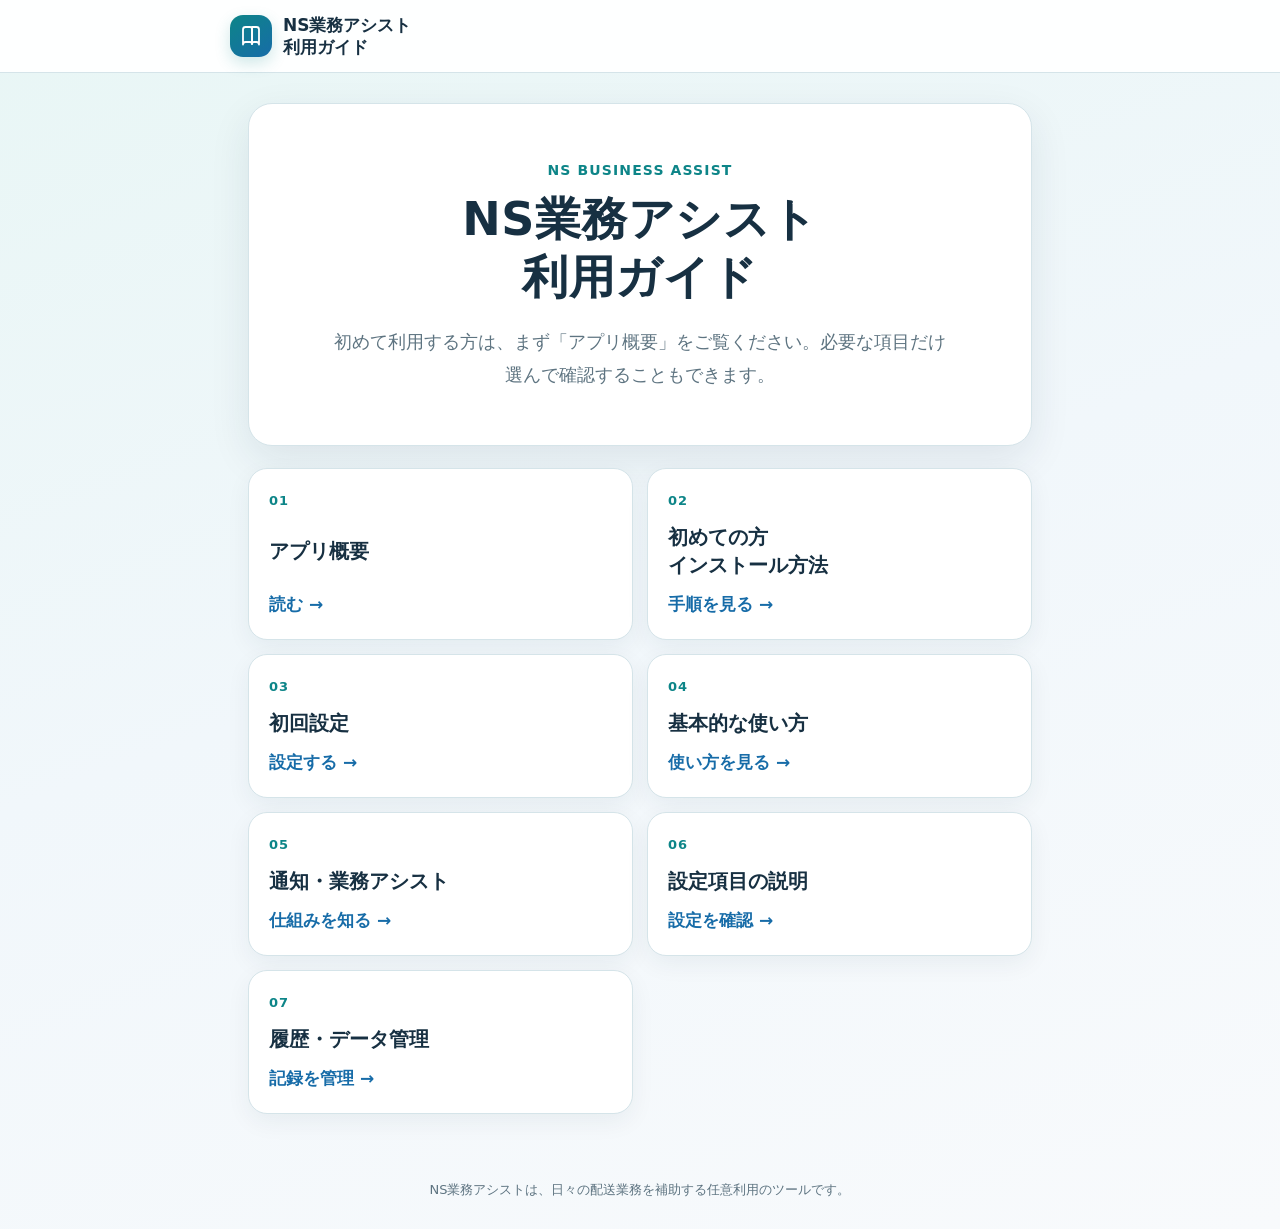
<file: index.html>
<!doctype html><html lang="ja"><head>
<meta charset="utf-8"><meta name="viewport" content="width=device-width,initial-scale=1,viewport-fit=cover"><meta name="theme-color" content="#0d8588"><meta name="robots" content="noindex,nofollow,noarchive"><meta name="referrer" content="no-referrer">
<title>NS業務アシスト 利用ガイド</title><link rel="stylesheet" href="styles.css"></head><body>
<header class="site-header"><div class="header-inner"><a class="brand" href="index.html"><span class="brand-mark" aria-hidden="true"><svg viewBox="0 0 24 24"><path d="M4 5.5A2.5 2.5 0 0 1 6.5 3H11a2 2 0 0 1 2 2v15a2 2 0 0 0-2-2H6.5A2.5 2.5 0 0 0 4 20.5z"/><path d="M20 5.5A2.5 2.5 0 0 0 17.5 3H13v17a2 2 0 0 1 2-2h2.5a2.5 2.5 0 0 1 2.5 2.5z"/></svg></span><span>NS業務アシスト<br>利用ガイド</span></a></div></header>
<main><section class="hero"><p class="eyebrow">NS BUSINESS ASSIST</p><h1>NS業務アシスト<br>利用ガイド</h1><p class="lead">初めて利用する方は、まず「アプリ概要」をご覧ください。必要な項目だけ選んで確認することもできます。</p></section>
<nav class="guide-grid" aria-label="利用ガイドの目次">
<a class="guide-card" href="overview.html"><span class="card-no">01</span><span class="card-title">アプリ概要</span><span class="card-arrow">読む →</span></a>
<a class="guide-card" href="install.html"><span class="card-no">02</span><span class="card-title">初めての方<br>インストール方法</span><span class="card-arrow">手順を見る →</span></a>
<a class="guide-card" href="setup.html"><span class="card-no">03</span><span class="card-title">初回設定</span><span class="card-arrow">設定する →</span></a>
<a class="guide-card" href="basic.html"><span class="card-no">04</span><span class="card-title">基本的な使い方</span><span class="card-arrow">使い方を見る →</span></a>
<a class="guide-card" href="notifications.html"><span class="card-no">05</span><span class="card-title">通知・業務アシスト</span><span class="card-arrow">仕組みを知る →</span></a>
<a class="guide-card" href="settings.html"><span class="card-no">06</span><span class="card-title">設定項目の説明</span><span class="card-arrow">設定を確認 →</span></a>
<a class="guide-card" href="data.html"><span class="card-no">07</span><span class="card-title">履歴・データ管理</span><span class="card-arrow">記録を管理 →</span></a>
</nav></main><footer class="site-footer">NS業務アシストは、日々の配送業務を補助する任意利用のツールです。</footer></body></html>
</file>
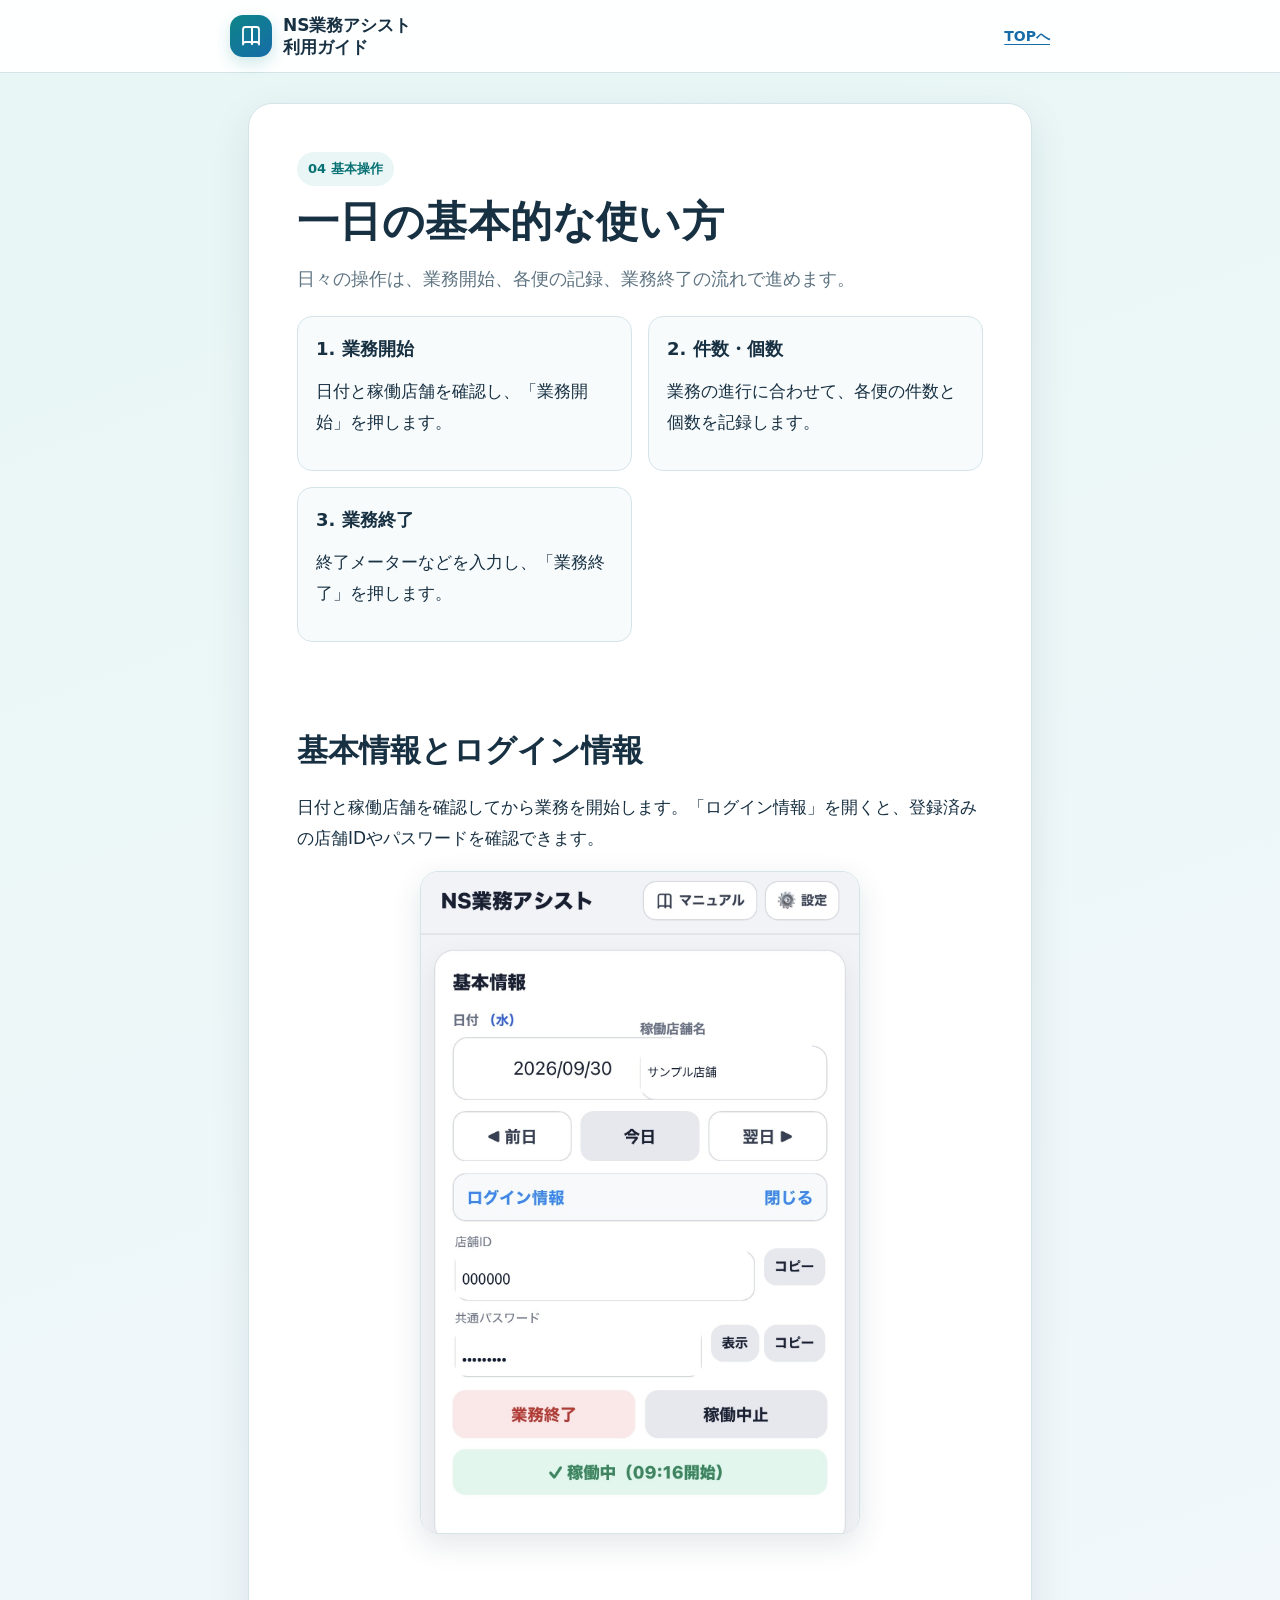
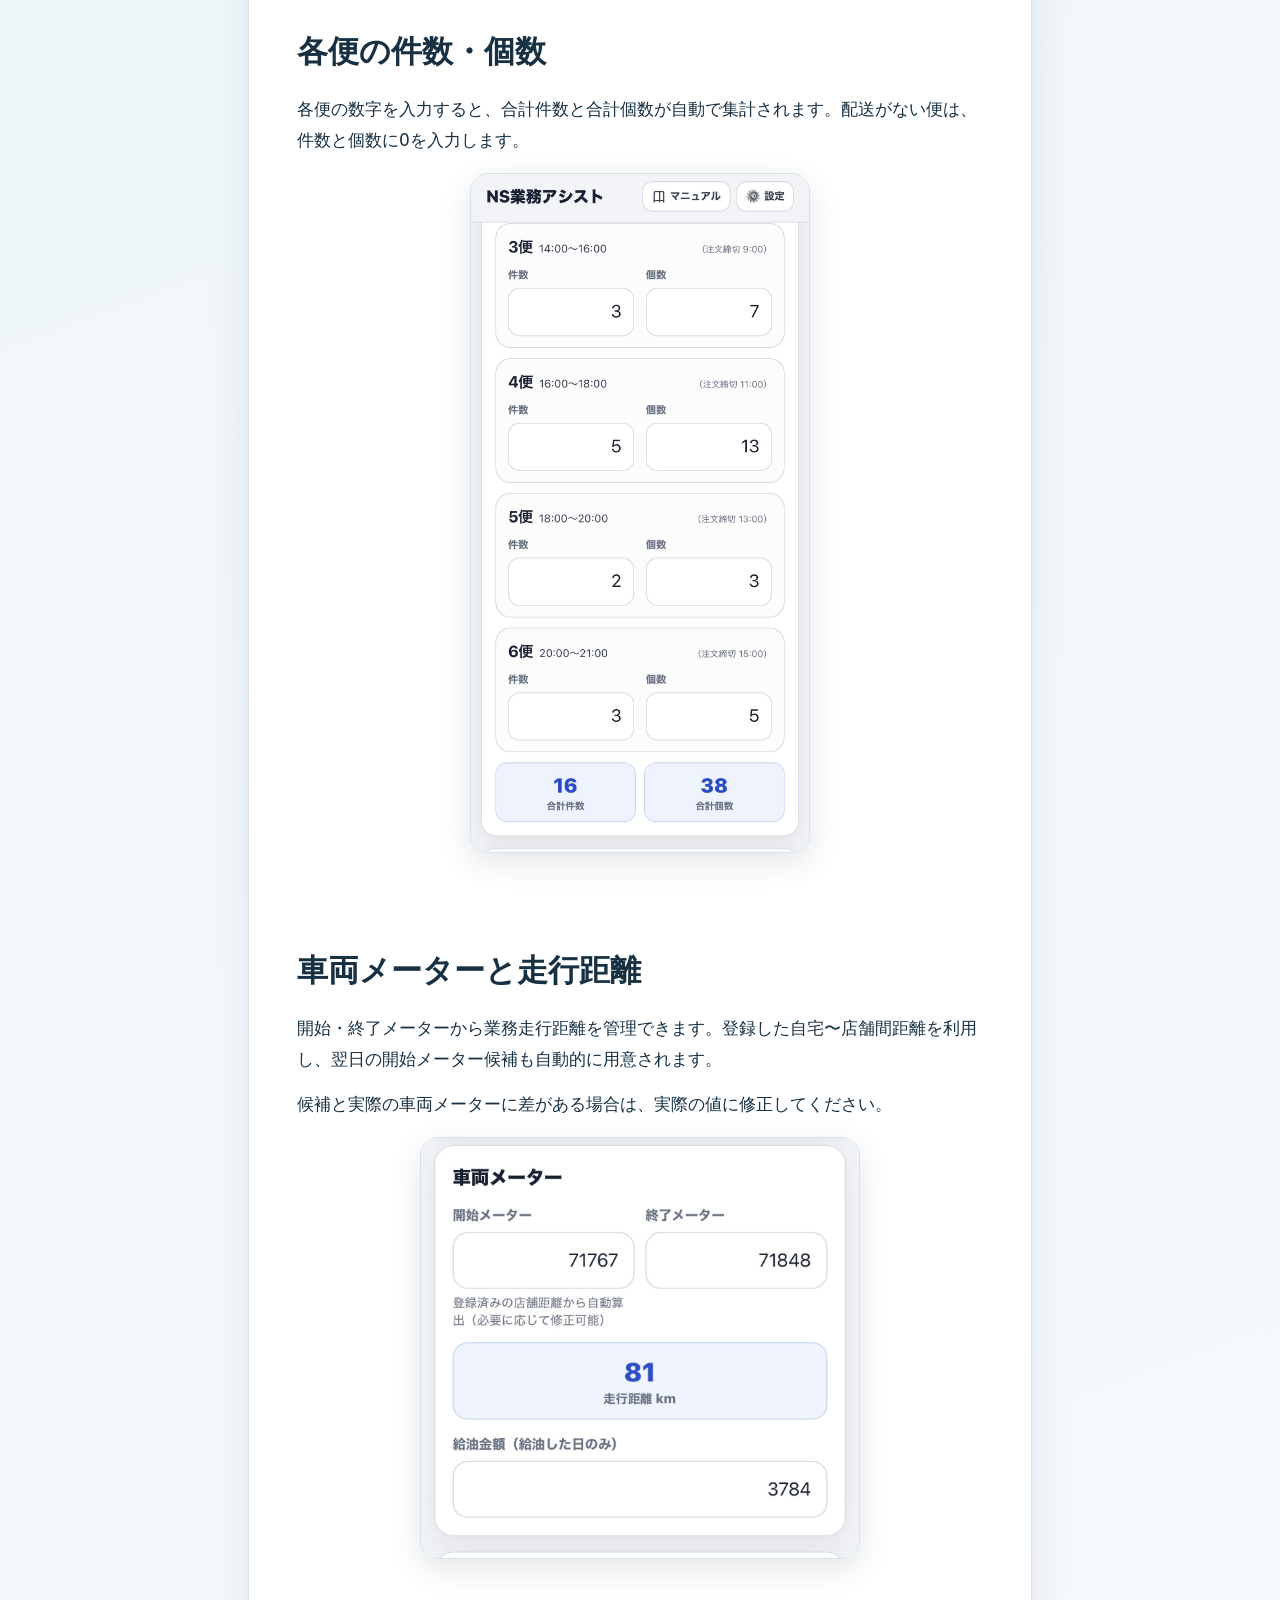
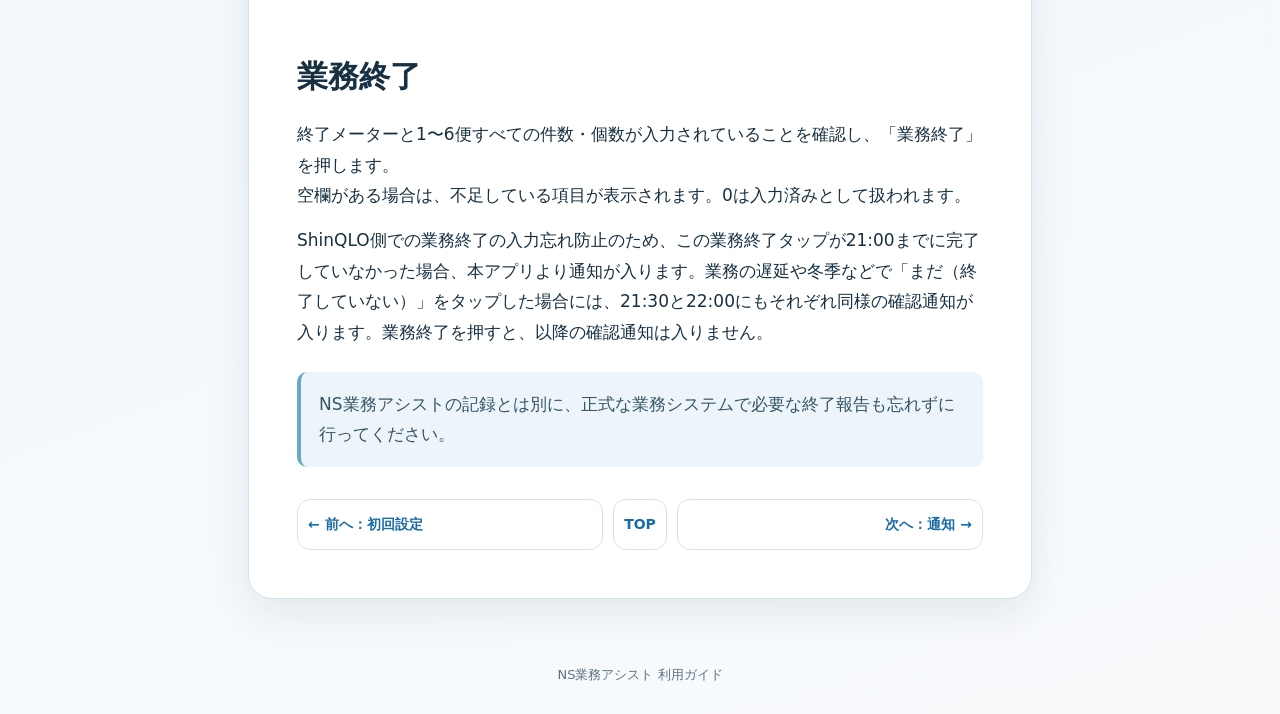
<file: basic.html>
<!doctype html><html lang="ja"><head><meta charset="utf-8"><meta name="viewport" content="width=device-width,initial-scale=1,viewport-fit=cover"><meta name="theme-color" content="#0d8588"><meta name="robots" content="noindex,nofollow,noarchive"><meta name="referrer" content="no-referrer"><title>基本的な使い方｜NS業務アシスト 利用ガイド</title><link rel="stylesheet" href="styles.css"></head><body>
<header class="site-header"><div class="header-inner"><a class="brand" href="index.html"><span class="brand-mark" aria-hidden="true"><svg viewBox="0 0 24 24"><path d="M4 5.5A2.5 2.5 0 0 1 6.5 3H11a2 2 0 0 1 2 2v15a2 2 0 0 0-2-2H6.5A2.5 2.5 0 0 0 4 20.5z"/><path d="M20 5.5A2.5 2.5 0 0 0 17.5 3H13v17a2 2 0 0 1 2-2h2.5a2.5 2.5 0 0 1 2.5 2.5z"/></svg></span><span>NS業務アシスト<br>利用ガイド</span></a><a class="top-link" href="index.html">TOPへ</a></div></header>
<main><article class="article"><span class="section-label">04 基本操作</span><h1>一日の基本的な使い方</h1><p class="intro">日々の操作は、業務開始、各便の記録、業務終了の流れで進めます。</p>
<div class="mini-grid"><section class="mini-card"><h3>1. 業務開始</h3><p>日付と稼働店舗を確認し、「業務開始」を押します。</p></section><section class="mini-card"><h3>2. 件数・個数</h3><p>業務の進行に合わせて、各便の件数と個数を記録します。</p></section><section class="mini-card"><h3>3. 業務終了</h3><p>終了メーターなどを入力し、「業務終了」を押します。</p></section></div>
<h2>基本情報とログイン情報</h2><p>日付と稼働店舗を確認してから業務を開始します。「ログイン情報」を開くと、登録済みの店舗IDやパスワードを確認できます。</p><figure class="shot"><a href="assets/basic_info_login.jpeg" target="_blank"><img src="assets/basic_info_login.jpeg" alt="基本情報とログイン情報を表示した画面" loading="lazy"></a></figure>
<h2>各便の件数・個数</h2><p>各便の数字を入力すると、合計件数と合計個数が自動で集計されます。配送がない便は、件数と個数に0を入力します。</p><figure class="shot"><a href="assets/daily_input_counts.jpeg" target="_blank"><img src="assets/daily_input_counts.jpeg" alt="各便の件数と個数の入力画面" loading="lazy"></a></figure>
<h2>車両メーターと走行距離</h2><p>開始・終了メーターから業務走行距離を管理できます。登録した自宅〜店舗間距離を利用し、翌日の開始メーター候補も自動的に用意されます。</p><p>候補と実際の車両メーターに差がある場合は、実際の値に修正してください。</p><figure class="shot"><a href="assets/daily_vehicle_meter.jpeg" target="_blank"><img src="assets/daily_vehicle_meter.jpeg" alt="開始メーター、終了メーター、走行距離の入力画面" loading="lazy"></a></figure>
<h2>業務終了</h2><p>終了メーターと1〜6便すべての件数・個数が入力されていることを確認し、「業務終了」を押します。<br>空欄がある場合は、不足している項目が表示されます。0は入力済みとして扱われます。</p><p>ShinQLO側での業務終了の入力忘れ防止のため、この業務終了タップが21:00までに完了していなかった場合、本アプリより通知が入ります。業務の遅延や冬季などで「まだ（終了していない）」をタップした場合には、21:30と22:00にもそれぞれ同様の確認通知が入ります。業務終了を押すと、以降の確認通知は入りません。</p>
<div class="note">NS業務アシストの記録とは別に、正式な業務システムで必要な終了報告も忘れずに行ってください。</div>
<nav class="page-nav" aria-label="ページ移動"><a href="setup.html">← 前へ：初回設定</a><a class="top" href="index.html">TOP</a><a href="notifications.html">次へ：通知 →</a></nav></article></main><footer class="site-footer">NS業務アシスト 利用ガイド</footer></body></html>
</file>
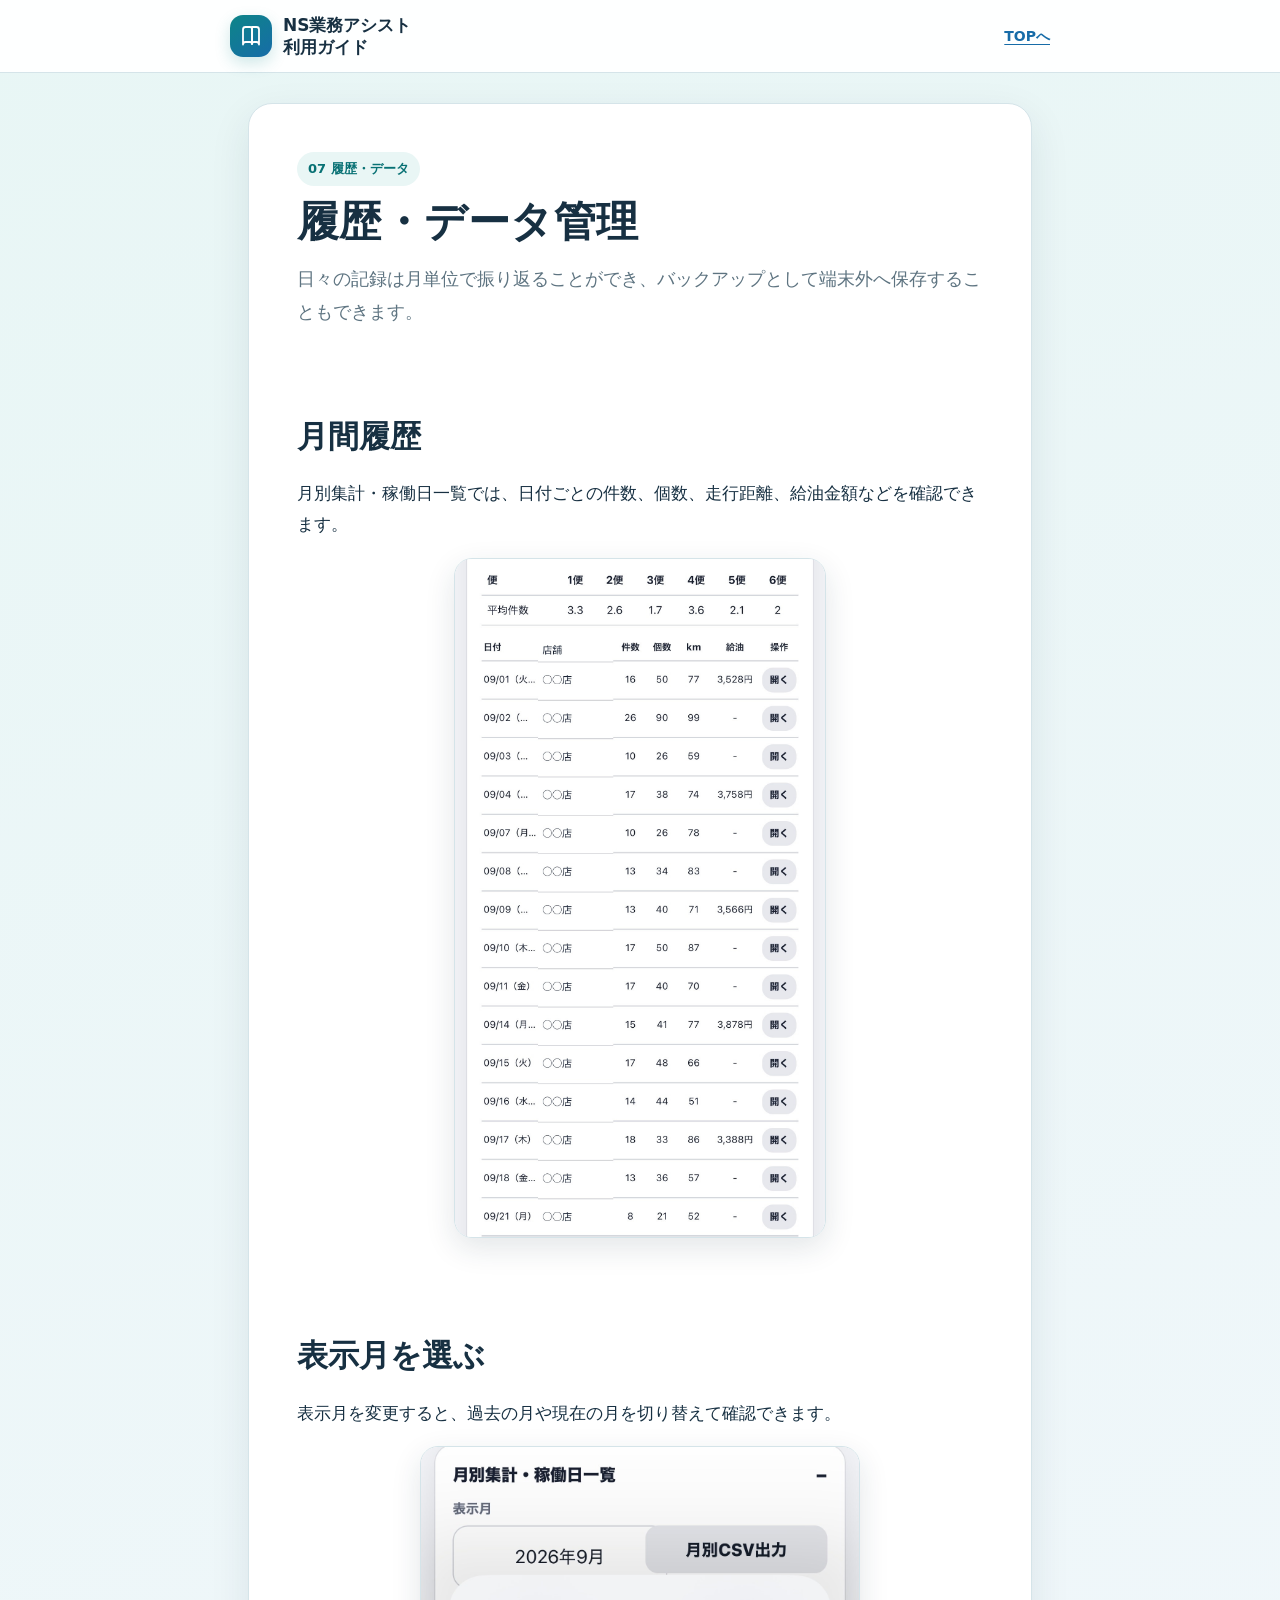
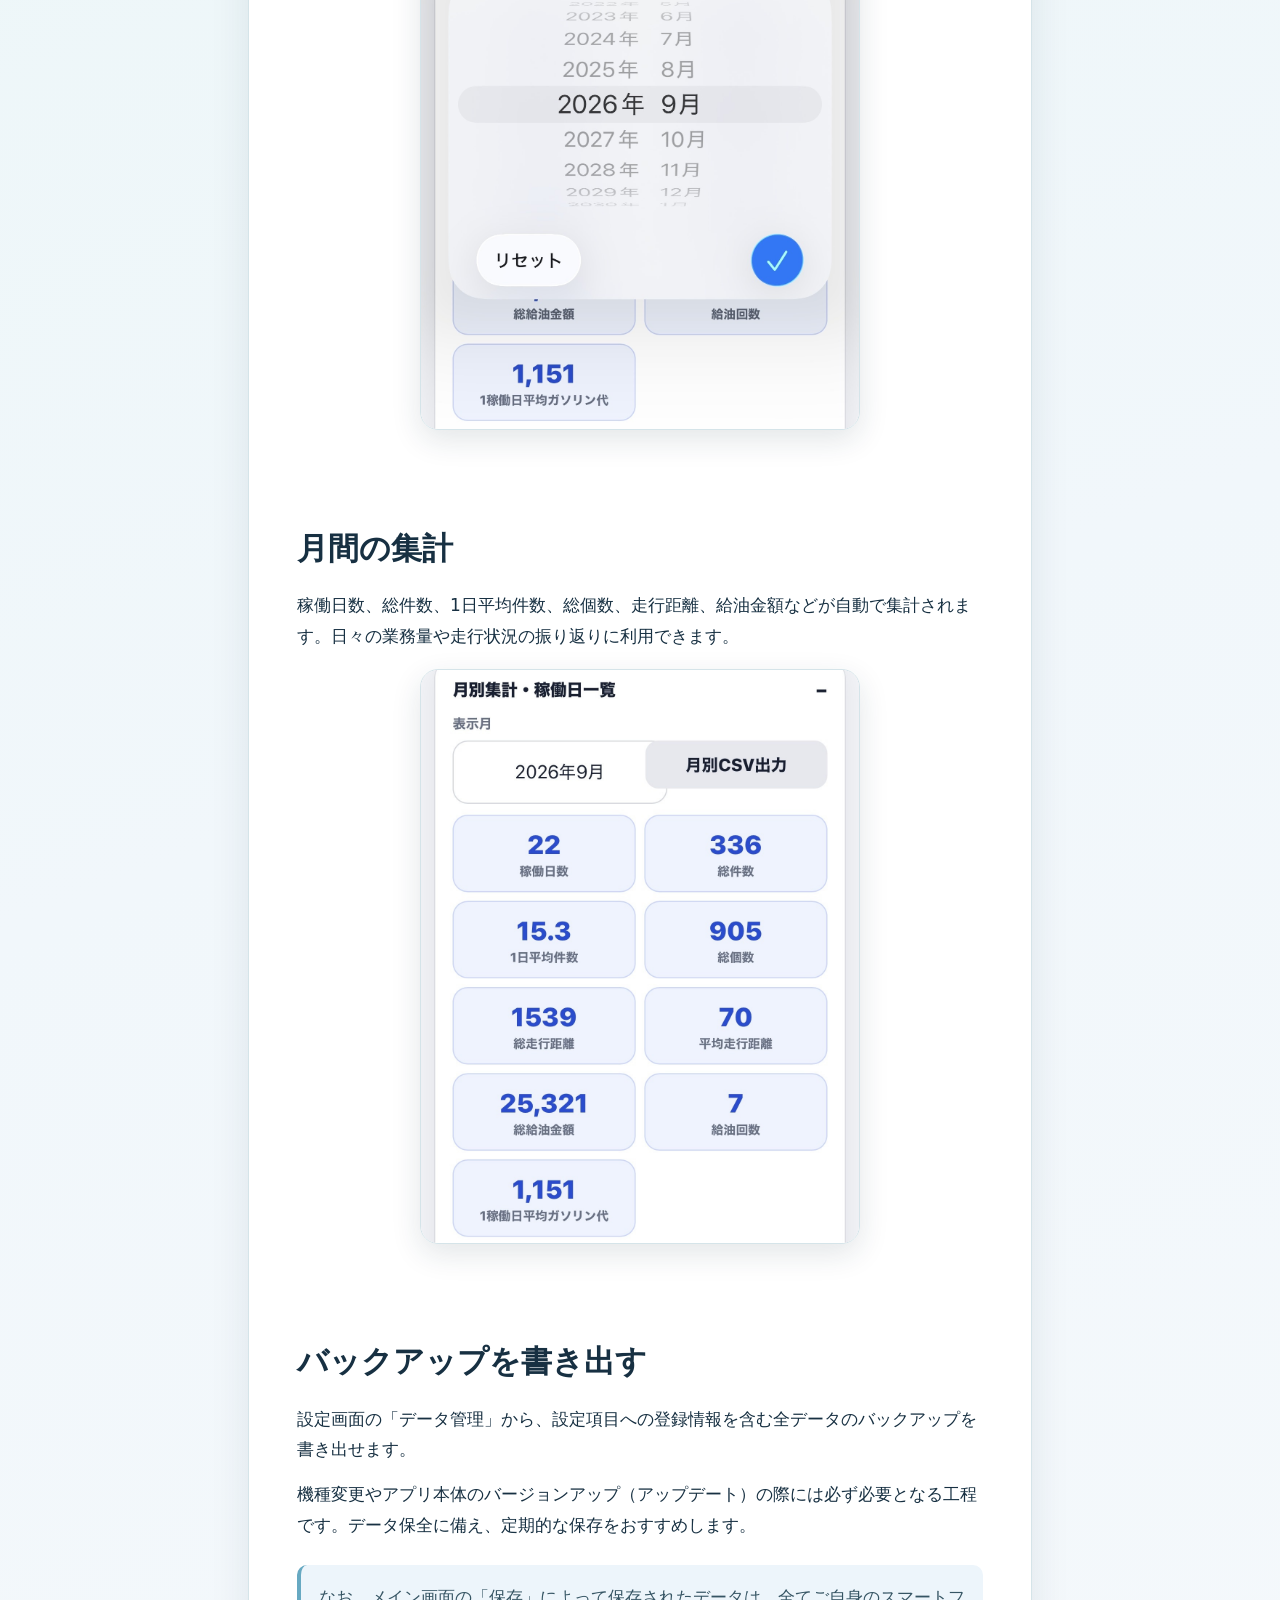
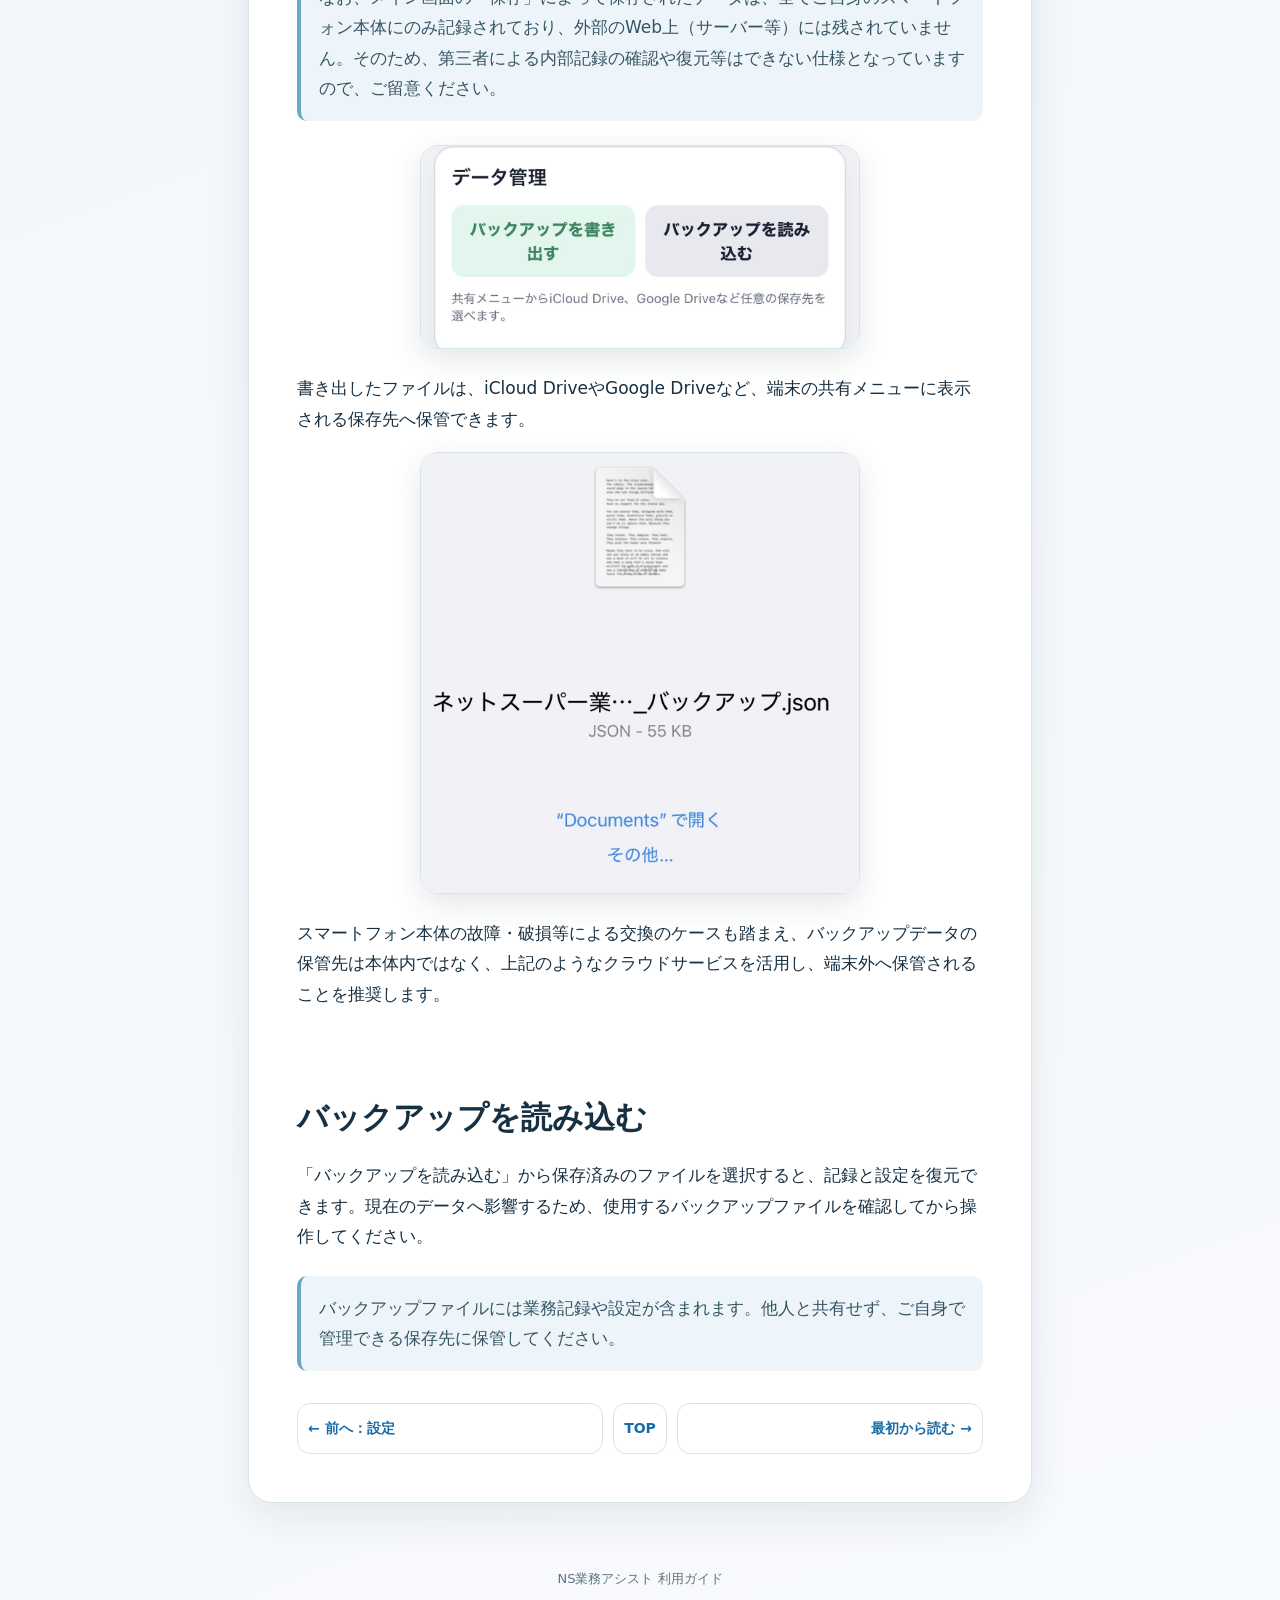
<file: data.html>
<!doctype html><html lang="ja"><head><meta charset="utf-8"><meta name="viewport" content="width=device-width,initial-scale=1,viewport-fit=cover"><meta name="theme-color" content="#0d8588"><meta name="robots" content="noindex,nofollow,noarchive"><meta name="referrer" content="no-referrer"><title>履歴・データ管理｜NS業務アシスト 利用ガイド</title><link rel="stylesheet" href="styles.css"></head><body>
<header class="site-header"><div class="header-inner"><a class="brand" href="index.html"><span class="brand-mark" aria-hidden="true"><svg viewBox="0 0 24 24"><path d="M4 5.5A2.5 2.5 0 0 1 6.5 3H11a2 2 0 0 1 2 2v15a2 2 0 0 0-2-2H6.5A2.5 2.5 0 0 0 4 20.5z"/><path d="M20 5.5A2.5 2.5 0 0 0 17.5 3H13v17a2 2 0 0 1 2-2h2.5a2.5 2.5 0 0 1 2.5 2.5z"/></svg></span><span>NS業務アシスト<br>利用ガイド</span></a><a class="top-link" href="index.html">TOPへ</a></div></header>
<main><article class="article"><span class="section-label">07 履歴・データ</span><h1>履歴・データ管理</h1><p class="intro">日々の記録は月単位で振り返ることができ、バックアップとして端末外へ保存することもできます。</p>
<h2>月間履歴</h2><p>月別集計・稼働日一覧では、日付ごとの件数、個数、走行距離、給油金額などを確認できます。</p><figure class="shot"><a href="assets/monthly_history_list.jpeg" target="_blank"><img src="assets/monthly_history_list.jpeg" alt="月間の稼働日一覧" loading="lazy"></a></figure>
<h2>表示月を選ぶ</h2><p>表示月を変更すると、過去の月や現在の月を切り替えて確認できます。</p><figure class="shot"><a href="assets/monthly_month_selector.jpeg" target="_blank"><img src="assets/monthly_month_selector.jpeg" alt="月間履歴の表示月選択" loading="lazy"></a></figure>
<h2>月間の集計</h2><p>稼働日数、総件数、1日平均件数、総個数、走行距離、給油金額などが自動で集計されます。日々の業務量や走行状況の振り返りに利用できます。</p><figure class="shot"><a href="assets/monthly_summary.jpeg" target="_blank"><img src="assets/monthly_summary.jpeg" alt="月間集計の表示" loading="lazy"></a></figure>
<h2>バックアップを書き出す</h2><p>設定画面の「データ管理」から、設定項目への登録情報を含む全データのバックアップを書き出せます。</p><p>機種変更やアプリ本体のバージョンアップ（アップデート）の際には必ず必要となる工程です。データ保全に備え、定期的な保存をおすすめします。</p><div class="note">なお、メイン画面の「保存」によって保存されたデータは、全てご自身のスマートフォン本体にのみ記録されており、外部のWeb上（サーバー等）には残されていません。そのため、第三者による内部記録の確認や復元等はできない仕様となっていますので、ご留意ください。</div><figure class="shot"><a href="assets/settings_backup_restore.jpeg" target="_blank"><img src="assets/settings_backup_restore.jpeg" alt="バックアップの書き出しと読み込みボタン" loading="lazy"></a></figure>
<p>書き出したファイルは、iCloud DriveやGoogle Driveなど、端末の共有メニューに表示される保存先へ保管できます。</p><figure class="shot"><a href="assets/backup_export_file.jpeg" target="_blank"><img src="assets/backup_export_file.jpeg" alt="書き出したバックアップファイル" loading="lazy"></a></figure><p>スマートフォン本体の故障・破損等による交換のケースも踏まえ、バックアップデータの保管先は本体内ではなく、上記のようなクラウドサービスを活用し、端末外へ保管されることを推奨します。</p>
<h2>バックアップを読み込む</h2><p>「バックアップを読み込む」から保存済みのファイルを選択すると、記録と設定を復元できます。現在のデータへ影響するため、使用するバックアップファイルを確認してから操作してください。</p>
<div class="note">バックアップファイルには業務記録や設定が含まれます。他人と共有せず、ご自身で管理できる保存先に保管してください。</div>
<nav class="page-nav" aria-label="ページ移動"><a href="settings.html">← 前へ：設定</a><a class="top" href="index.html">TOP</a><a href="overview.html">最初から読む →</a></nav></article></main><footer class="site-footer">NS業務アシスト 利用ガイド</footer></body></html>
</file>
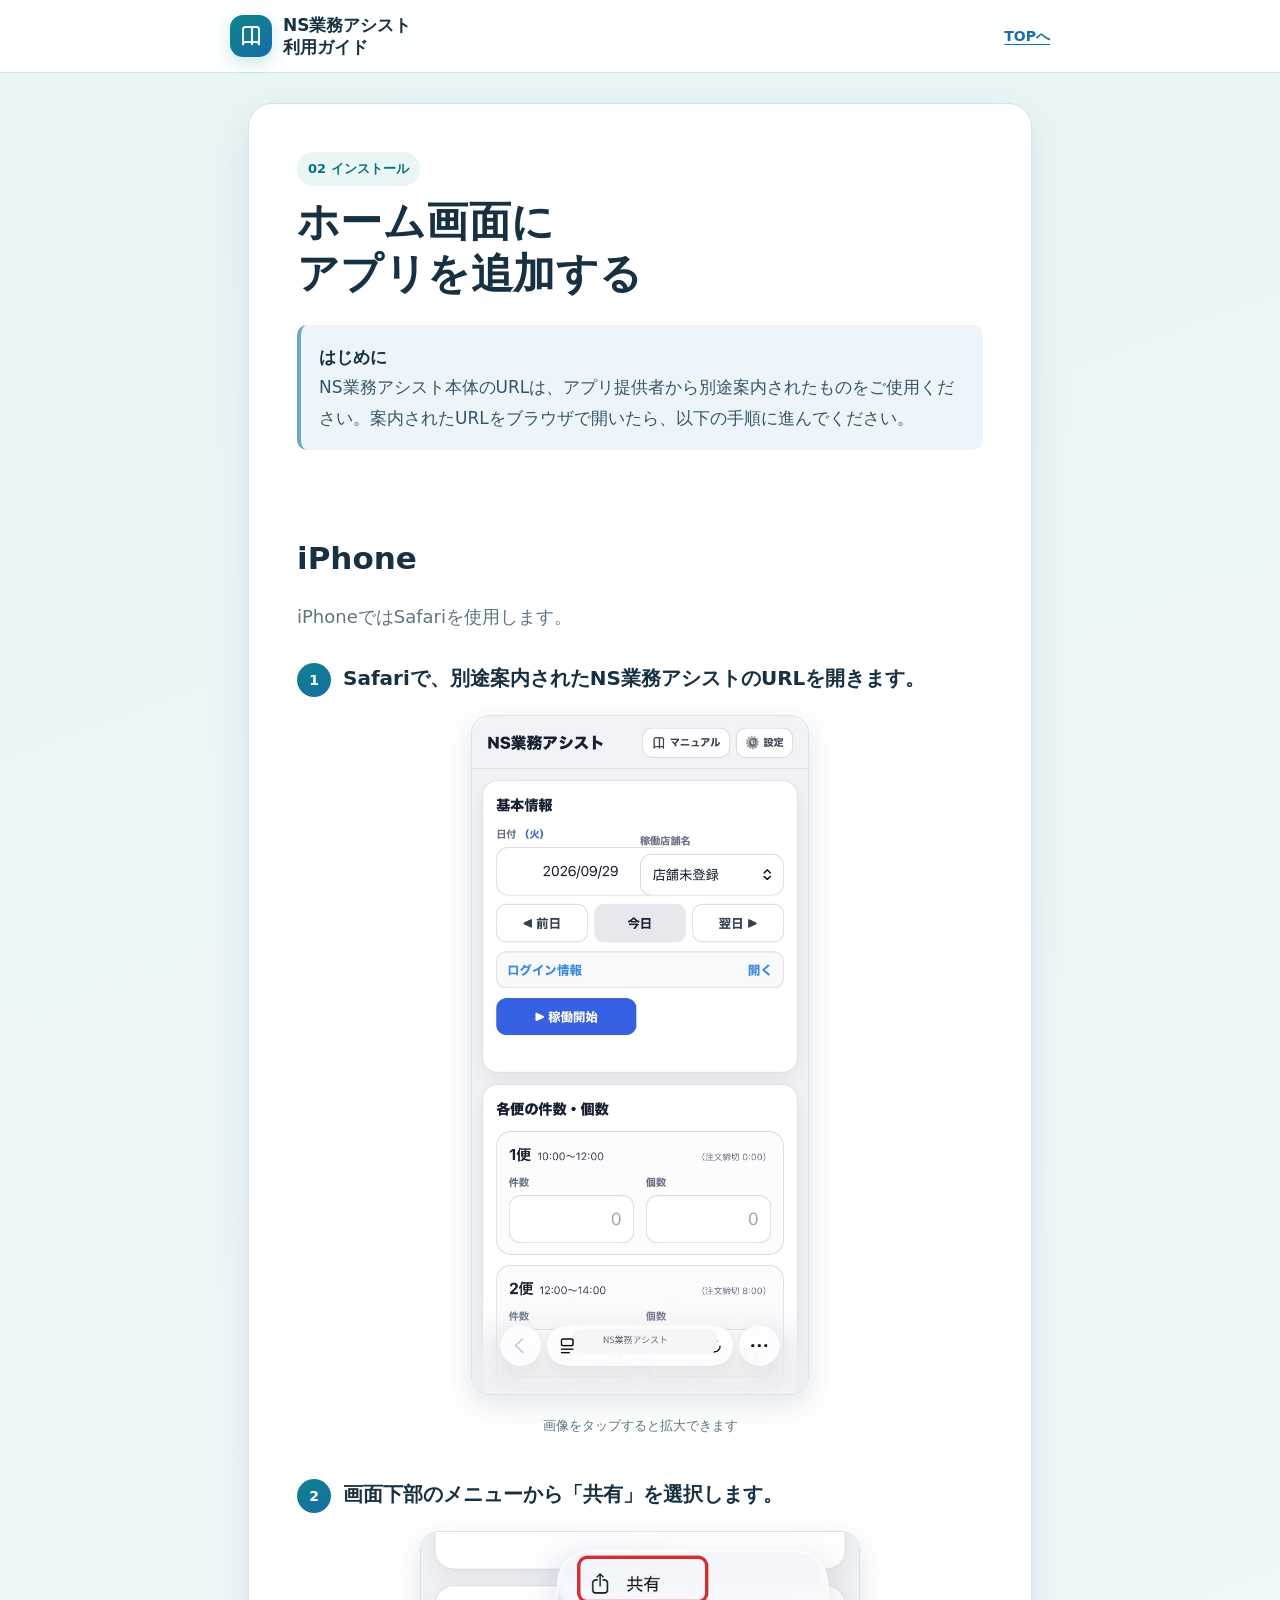
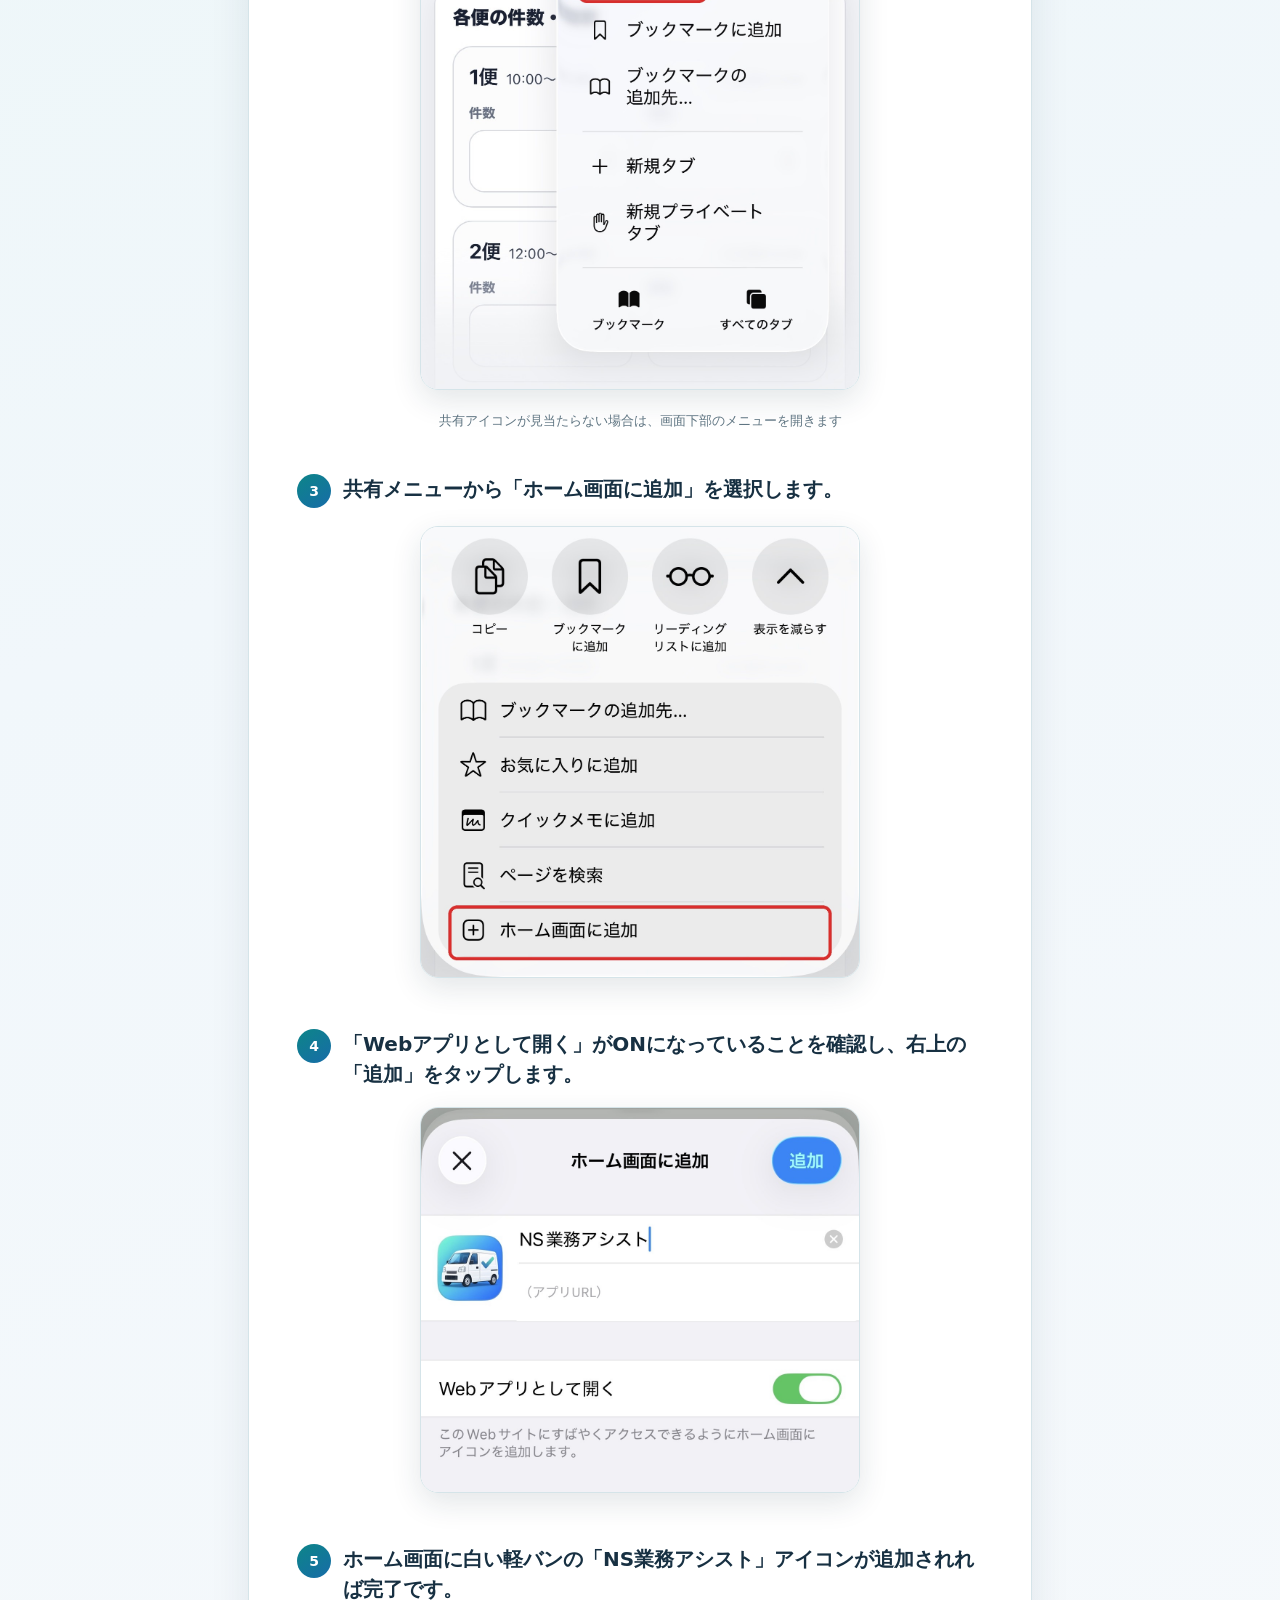
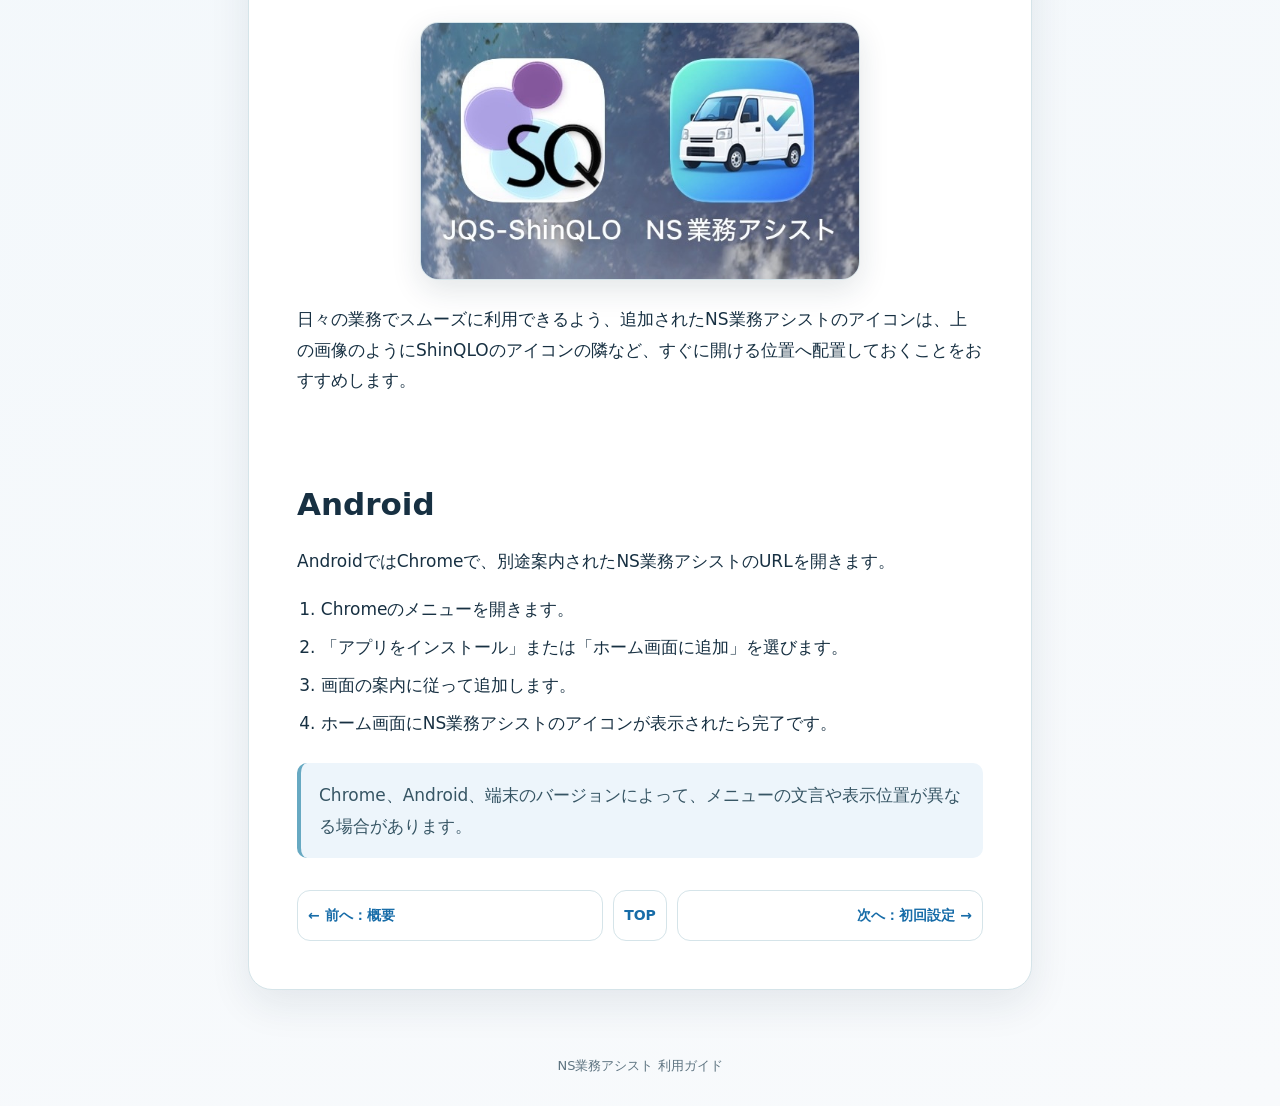
<file: install.html>
<!doctype html><html lang="ja"><head><meta charset="utf-8"><meta name="viewport" content="width=device-width,initial-scale=1,viewport-fit=cover"><meta name="theme-color" content="#0d8588"><meta name="robots" content="noindex,nofollow,noarchive"><meta name="referrer" content="no-referrer"><title>インストール方法｜NS業務アシスト 利用ガイド</title><link rel="stylesheet" href="styles.css"></head><body>
<header class="site-header"><div class="header-inner"><a class="brand" href="index.html"><span class="brand-mark" aria-hidden="true"><svg viewBox="0 0 24 24"><path d="M4 5.5A2.5 2.5 0 0 1 6.5 3H11a2 2 0 0 1 2 2v15a2 2 0 0 0-2-2H6.5A2.5 2.5 0 0 0 4 20.5z"/><path d="M20 5.5A2.5 2.5 0 0 0 17.5 3H13v17a2 2 0 0 1 2-2h2.5a2.5 2.5 0 0 1 2.5 2.5z"/></svg></span><span>NS業務アシスト<br>利用ガイド</span></a><a class="top-link" href="index.html">TOPへ</a></div></header>
<main><article class="article"><span class="section-label">02 インストール</span><h1>ホーム画面に<br>アプリを追加する</h1>
<div class="note"><strong>はじめに</strong><br>NS業務アシスト本体のURLは、アプリ提供者から別途案内されたものをご使用ください。案内されたURLをブラウザで開いたら、以下の手順に進んでください。</div>
<h2>iPhone</h2><p class="intro">iPhoneではSafariを使用します。</p>
<section class="step"><div class="step-title"><span class="step-no">1</span><span>Safariで、別途案内されたNS業務アシストのURLを開きます。</span></div><figure class="shot"><a href="assets/iphone_install_01_safari.jpeg" target="_blank"><img src="assets/iphone_install_01_safari.jpeg" alt="SafariでNS業務アシストを開いた画面" loading="lazy"></a><figcaption>画像をタップすると拡大できます</figcaption></figure></section>
<section class="step"><div class="step-title"><span class="step-no">2</span><span>画面下部のメニューから「共有」を選択します。</span></div><figure class="shot"><a href="assets/iphone_install_02_share.jpeg" target="_blank"><img src="assets/iphone_install_02_share.jpeg" alt="Safariの共有メニュー" loading="lazy"></a><figcaption>共有アイコンが見当たらない場合は、画面下部のメニューを開きます</figcaption></figure></section>
<section class="step"><div class="step-title"><span class="step-no">3</span><span>共有メニューから「ホーム画面に追加」を選択します。</span></div><figure class="shot"><a href="assets/iphone_install_03_add_home.jpeg" target="_blank"><img src="assets/iphone_install_03_add_home.jpeg" alt="ホーム画面に追加を選ぶ画面" loading="lazy"></a></figure></section>
<section class="step"><div class="step-title"><span class="step-no">4</span><span>「Webアプリとして開く」がONになっていることを確認し、右上の「追加」をタップします。</span></div><figure class="shot"><a href="assets/iphone_install_04_webapp_add.jpeg" target="_blank"><img src="assets/iphone_install_04_webapp_add.jpeg" alt="Webアプリとしてホーム画面に追加する画面" loading="lazy"></a></figure></section>
<section class="step"><div class="step-title"><span class="step-no">5</span><span>ホーム画面に白い軽バンの「NS業務アシスト」アイコンが追加されれば完了です。</span></div><figure class="shot"><a href="assets/iphone_install_05_complete.jpeg" target="_blank"><img src="assets/iphone_install_05_complete.jpeg" alt="ホーム画面に追加されたNS業務アシスト" loading="lazy"></a></figure><p>日々の業務でスムーズに利用できるよう、追加されたNS業務アシストのアイコンは、上の画像のようにShinQLOのアイコンの隣など、すぐに開ける位置へ配置しておくことをおすすめします。</p></section>
<h2>Android</h2><p>AndroidではChromeで、別途案内されたNS業務アシストのURLを開きます。</p><ol><li>Chromeのメニューを開きます。</li><li>「アプリをインストール」または「ホーム画面に追加」を選びます。</li><li>画面の案内に従って追加します。</li><li>ホーム画面にNS業務アシストのアイコンが表示されたら完了です。</li></ol>
<div class="note">Chrome、Android、端末のバージョンによって、メニューの文言や表示位置が異なる場合があります。</div>
<nav class="page-nav" aria-label="ページ移動"><a href="overview.html">← 前へ：概要</a><a class="top" href="index.html">TOP</a><a href="setup.html">次へ：初回設定 →</a></nav></article></main><footer class="site-footer">NS業務アシスト 利用ガイド</footer></body></html>
</file>
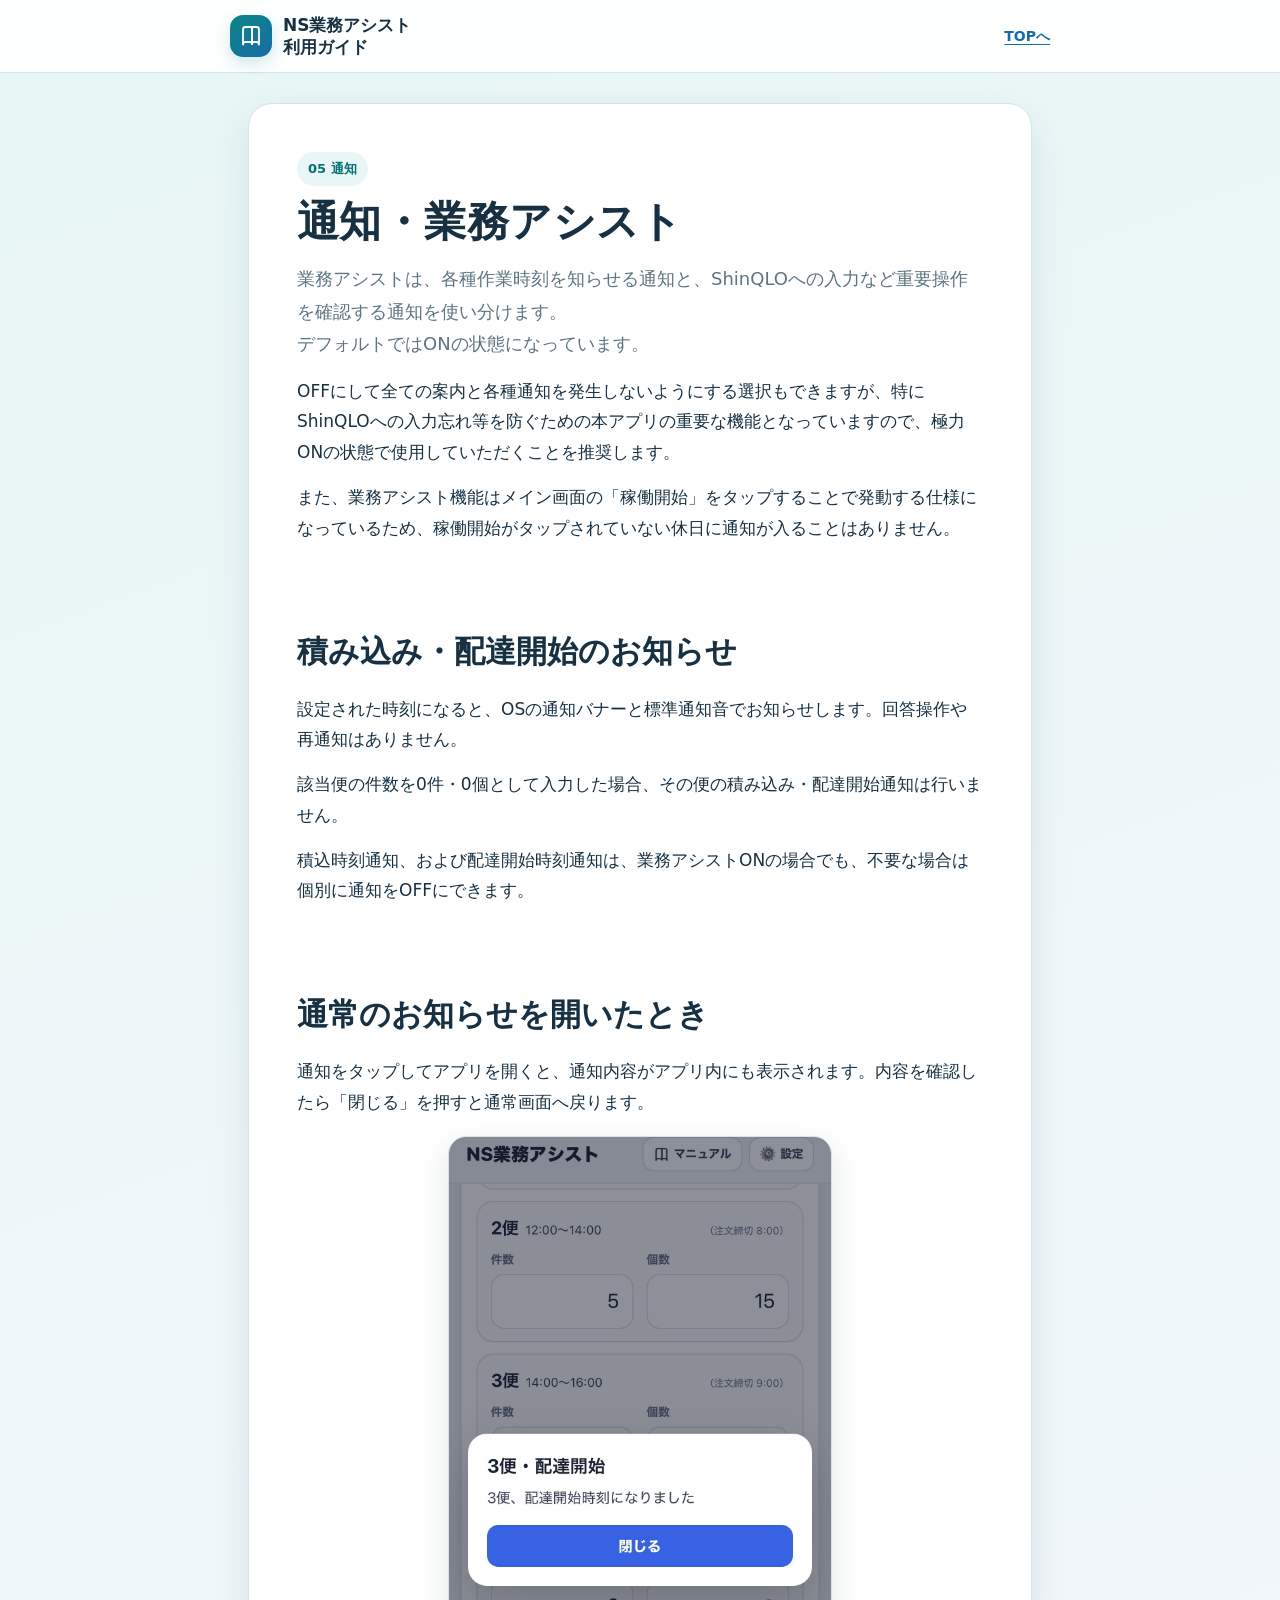
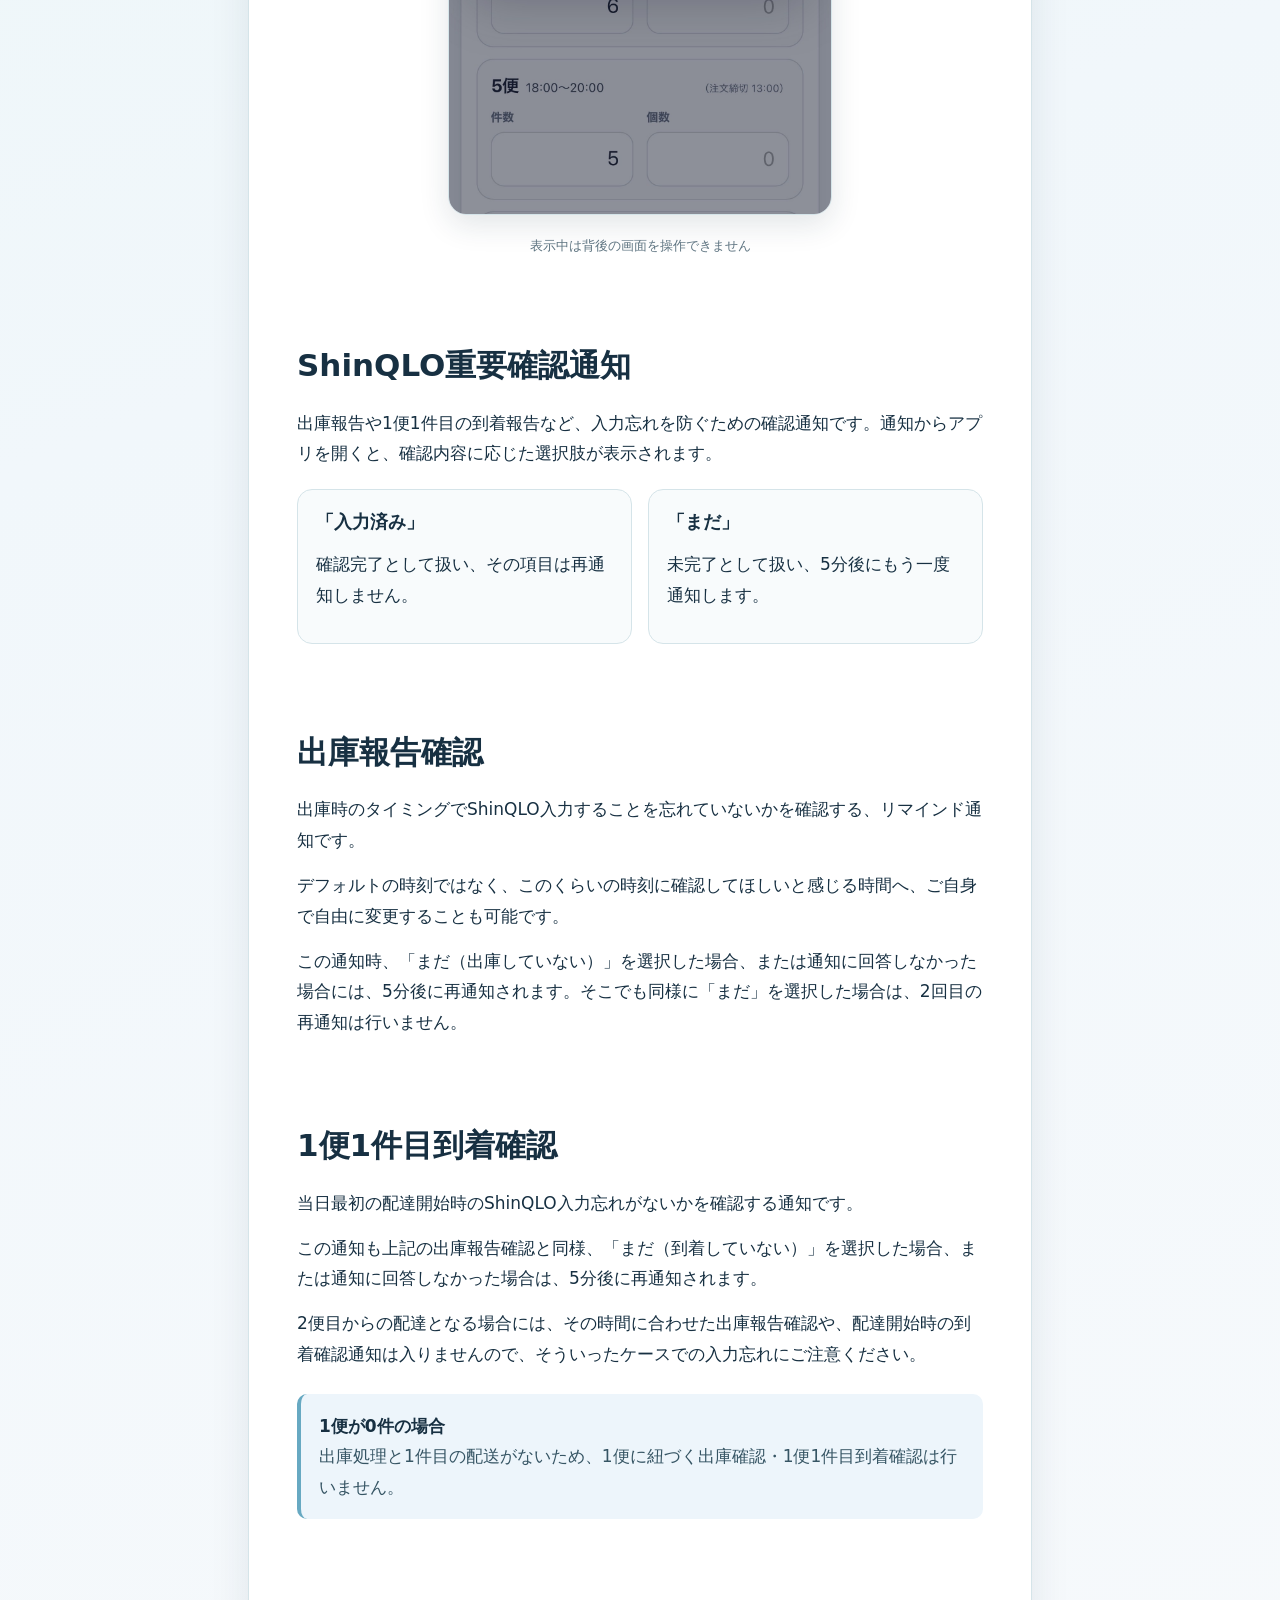
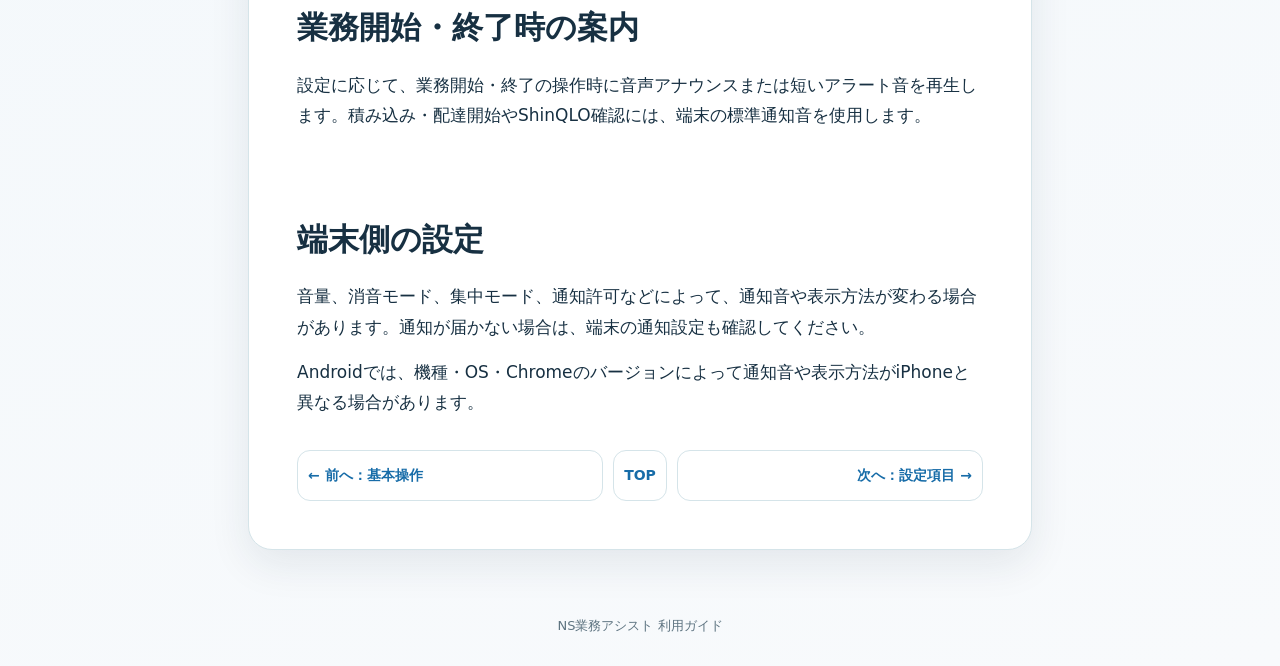
<file: notifications.html>
<!doctype html><html lang="ja"><head><meta charset="utf-8"><meta name="viewport" content="width=device-width,initial-scale=1,viewport-fit=cover"><meta name="theme-color" content="#0d8588"><meta name="robots" content="noindex,nofollow,noarchive"><meta name="referrer" content="no-referrer"><title>通知・業務アシスト｜NS業務アシスト 利用ガイド</title><link rel="stylesheet" href="styles.css"></head><body>
<header class="site-header"><div class="header-inner"><a class="brand" href="index.html"><span class="brand-mark" aria-hidden="true"><svg viewBox="0 0 24 24"><path d="M4 5.5A2.5 2.5 0 0 1 6.5 3H11a2 2 0 0 1 2 2v15a2 2 0 0 0-2-2H6.5A2.5 2.5 0 0 0 4 20.5z"/><path d="M20 5.5A2.5 2.5 0 0 0 17.5 3H13v17a2 2 0 0 1 2-2h2.5a2.5 2.5 0 0 1 2.5 2.5z"/></svg></span><span>NS業務アシスト<br>利用ガイド</span></a><a class="top-link" href="index.html">TOPへ</a></div></header>
<main><article class="article"><span class="section-label">05 通知</span><h1>通知・業務アシスト</h1><p class="intro">業務アシストは、各種作業時刻を知らせる通知と、ShinQLOへの入力など重要操作を確認する通知を使い分けます。<br>デフォルトではONの状態になっています。</p><p>OFFにして全ての案内と各種通知を発生しないようにする選択もできますが、特にShinQLOへの入力忘れ等を防ぐための本アプリの重要な機能となっていますので、極力ONの状態で使用していただくことを推奨します。</p><p>また、業務アシスト機能はメイン画面の「稼働開始」をタップすることで発動する仕様になっているため、稼働開始がタップされていない休日に通知が入ることはありません。</p>
<h2>積み込み・配達開始のお知らせ</h2><p>設定された時刻になると、OSの通知バナーと標準通知音でお知らせします。回答操作や再通知はありません。</p><p>該当便の件数を0件・0個として入力した場合、その便の積み込み・配達開始通知は行いません。</p><p>積込時刻通知、および配達開始時刻通知は、業務アシストONの場合でも、不要な場合は個別に通知をOFFにできます。</p>
<h2>通常のお知らせを開いたとき</h2><p>通知をタップしてアプリを開くと、通知内容がアプリ内にも表示されます。内容を確認したら「閉じる」を押すと通常画面へ戻ります。</p><figure class="shot"><a href="assets/notification_delivery_start.jpeg" target="_blank"><img src="assets/notification_delivery_start.jpeg" alt="配達開始のお知らせ通知を開いた現行画面" loading="lazy"></a><figcaption>表示中は背後の画面を操作できません</figcaption></figure>
<h2>ShinQLO重要確認通知</h2><p>出庫報告や1便1件目の到着報告など、入力忘れを防ぐための確認通知です。通知からアプリを開くと、確認内容に応じた選択肢が表示されます。</p>
<div class="mini-grid"><section class="mini-card"><h3>「入力済み」</h3><p>確認完了として扱い、その項目は再通知しません。</p></section><section class="mini-card"><h3>「まだ」</h3><p>未完了として扱い、5分後にもう一度通知します。</p></section></div>
<h2>出庫報告確認</h2><p>出庫時のタイミングでShinQLO入力することを忘れていないかを確認する、リマインド通知です。</p><p>デフォルトの時刻ではなく、このくらいの時刻に確認してほしいと感じる時間へ、ご自身で自由に変更することも可能です。</p><p>この通知時、「まだ（出庫していない）」を選択した場合、または通知に回答しなかった場合には、5分後に再通知されます。そこでも同様に「まだ」を選択した場合は、2回目の再通知は行いません。</p>
<h2>1便1件目到着確認</h2><p>当日最初の配達開始時のShinQLO入力忘れがないかを確認する通知です。</p><p>この通知も上記の出庫報告確認と同様、「まだ（到着していない）」を選択した場合、または通知に回答しなかった場合は、5分後に再通知されます。</p><p>2便目からの配達となる場合には、その時間に合わせた出庫報告確認や、配達開始時の到着確認通知は入りませんので、そういったケースでの入力忘れにご注意ください。</p>
<div class="note"><strong>1便が0件の場合</strong><br>出庫処理と1件目の配送がないため、1便に紐づく出庫確認・1便1件目到着確認は行いません。</div>
<h2>業務開始・終了時の案内</h2><p>設定に応じて、業務開始・終了の操作時に音声アナウンスまたは短いアラート音を再生します。積み込み・配達開始やShinQLO確認には、端末の標準通知音を使用します。</p>
<h2>端末側の設定</h2><p>音量、消音モード、集中モード、通知許可などによって、通知音や表示方法が変わる場合があります。通知が届かない場合は、端末の通知設定も確認してください。</p>
<p>Androidでは、機種・OS・Chromeのバージョンによって通知音や表示方法がiPhoneと異なる場合があります。</p>
<nav class="page-nav" aria-label="ページ移動"><a href="basic.html">← 前へ：基本操作</a><a class="top" href="index.html">TOP</a><a href="settings.html">次へ：設定項目 →</a></nav></article></main><footer class="site-footer">NS業務アシスト 利用ガイド</footer></body></html>
</file>
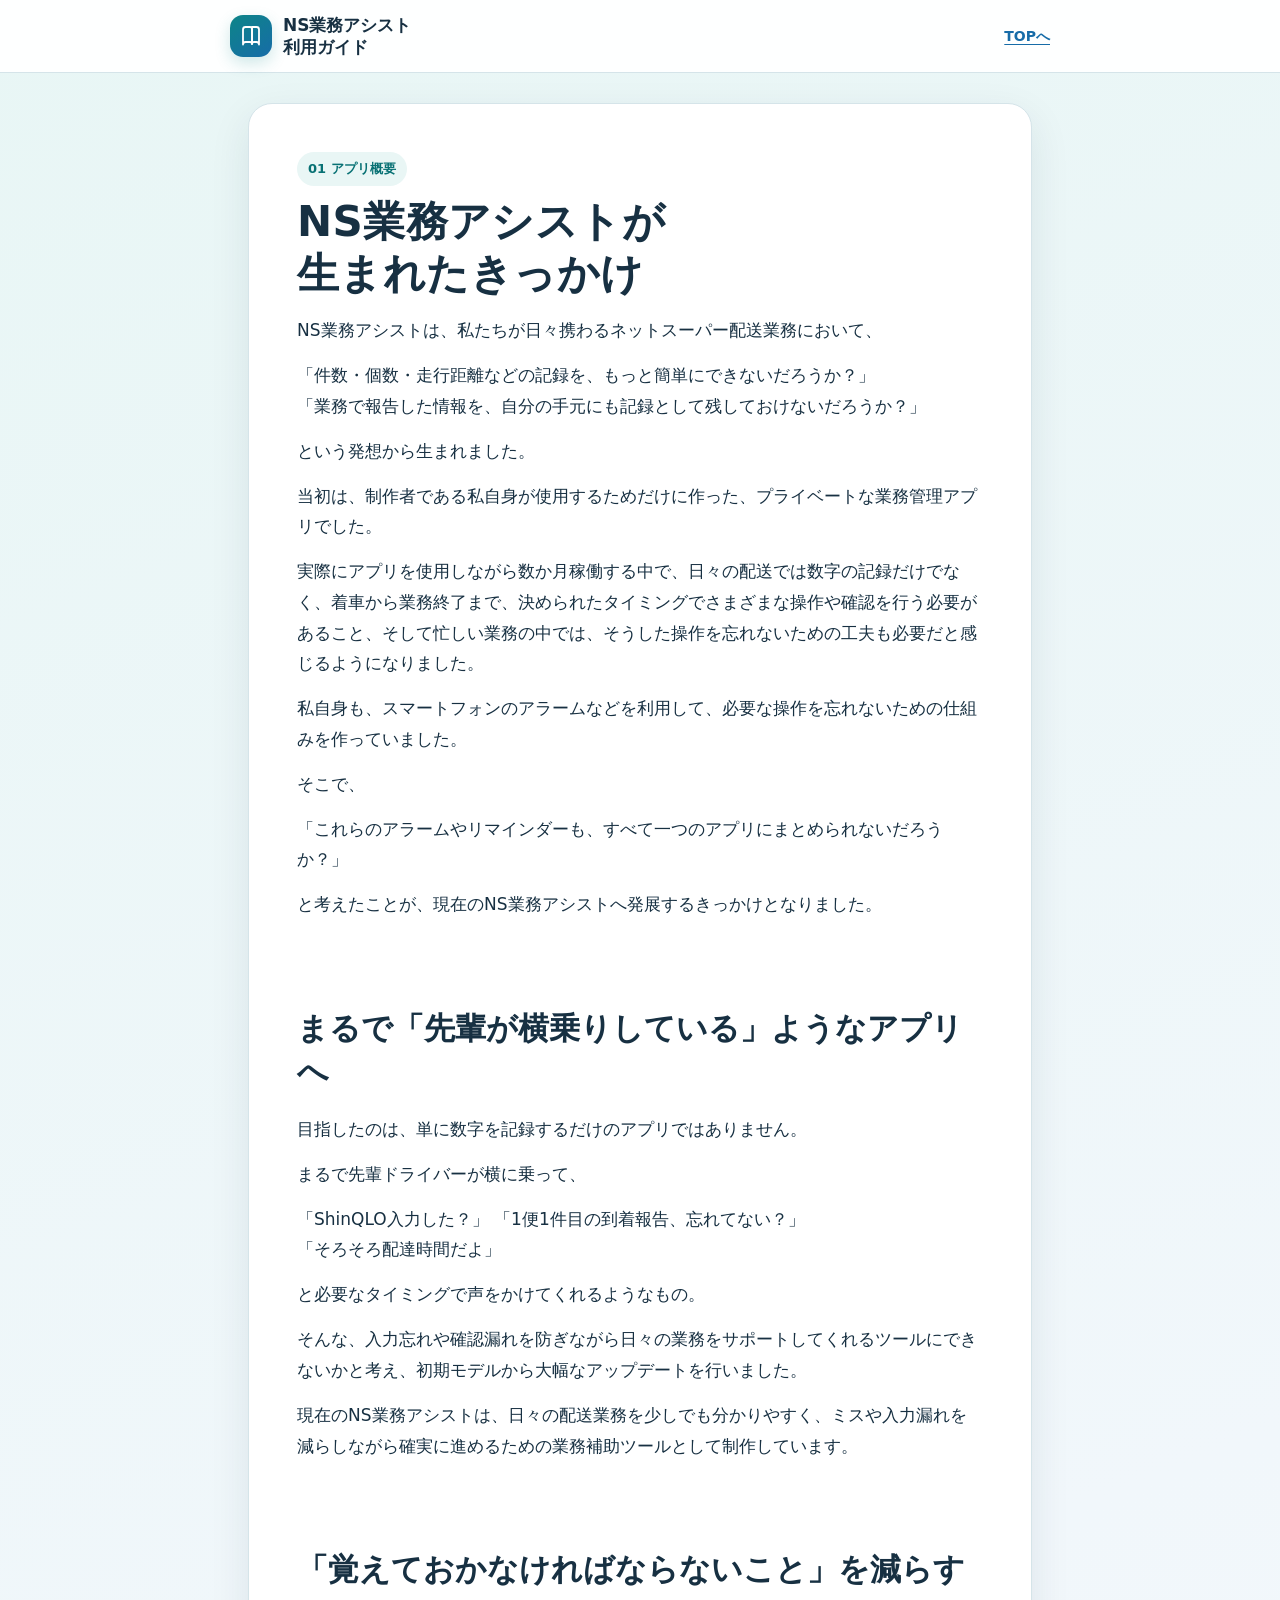
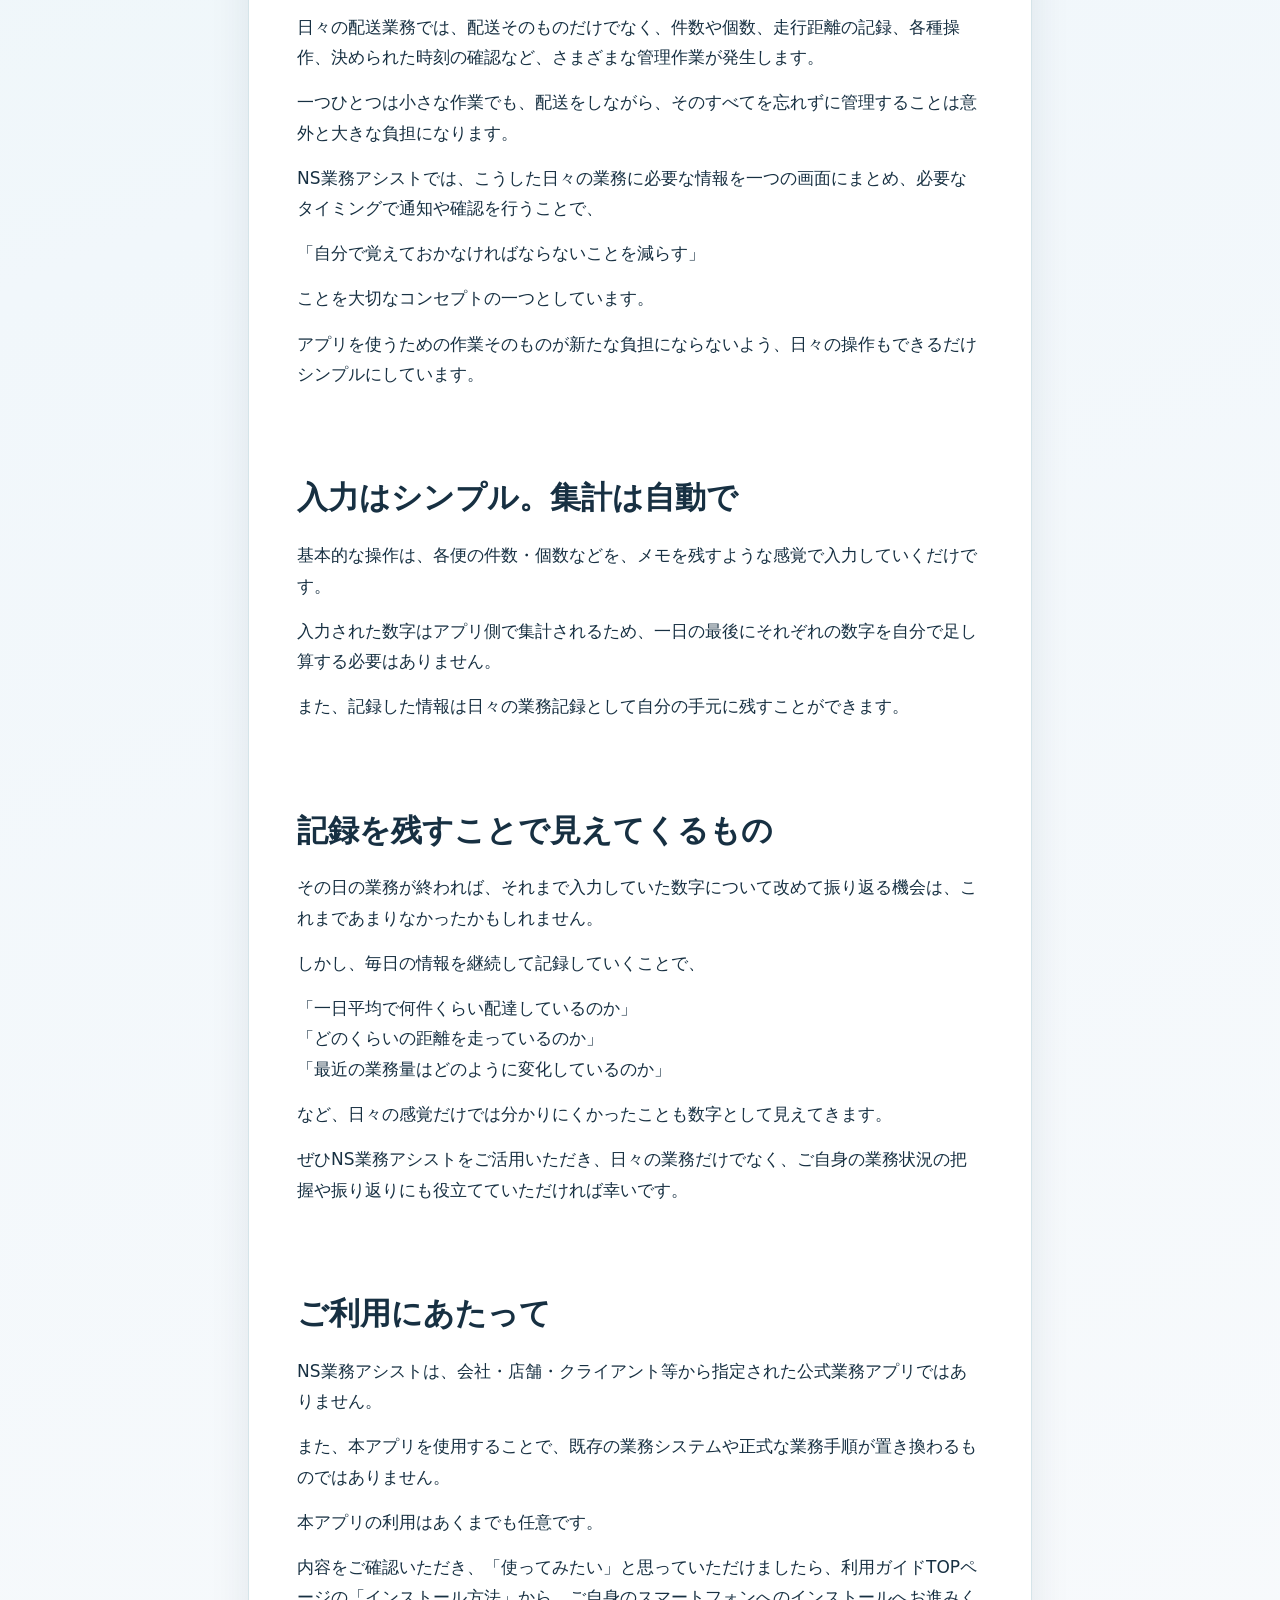
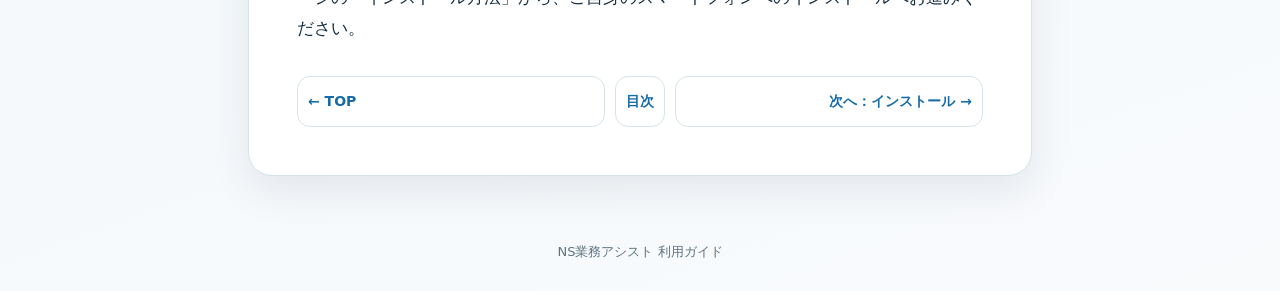
<file: overview.html>
<!doctype html><html lang="ja"><head><meta charset="utf-8"><meta name="viewport" content="width=device-width,initial-scale=1,viewport-fit=cover"><meta name="theme-color" content="#0d8588"><meta name="robots" content="noindex,nofollow,noarchive"><meta name="referrer" content="no-referrer"><title>アプリ概要｜NS業務アシスト 利用ガイド</title><link rel="stylesheet" href="styles.css"></head><body>
<header class="site-header"><div class="header-inner"><a class="brand" href="index.html"><span class="brand-mark" aria-hidden="true"><svg viewBox="0 0 24 24"><path d="M4 5.5A2.5 2.5 0 0 1 6.5 3H11a2 2 0 0 1 2 2v15a2 2 0 0 0-2-2H6.5A2.5 2.5 0 0 0 4 20.5z"/><path d="M20 5.5A2.5 2.5 0 0 0 17.5 3H13v17a2 2 0 0 1 2-2h2.5a2.5 2.5 0 0 1 2.5 2.5z"/></svg></span><span>NS業務アシスト<br>利用ガイド</span></a><a class="top-link" href="index.html">TOPへ</a></div></header>
<main><article class="article"><span class="section-label">01 アプリ概要</span><h1>NS業務アシストが<br>生まれたきっかけ</h1>
<p>NS業務アシストは、私たちが日々携わるネットスーパー配送業務において、</p>
<p>「件数・個数・走行距離などの記録を、もっと簡単にできないだろうか？」<br>「業務で報告した情報を、自分の手元にも記録として残しておけないだろうか？」</p>
<p>という発想から生まれました。</p>
<p>当初は、制作者である私自身が使用するためだけに作った、プライベートな業務管理アプリでした。</p>
<p>実際にアプリを使用しながら数か月稼働する中で、日々の配送では数字の記録だけでなく、着車から業務終了まで、決められたタイミングでさまざまな操作や確認を行う必要があること、そして忙しい業務の中では、そうした操作を忘れないための工夫も必要だと感じるようになりました。</p>
<p>私自身も、スマートフォンのアラームなどを利用して、必要な操作を忘れないための仕組みを作っていました。</p>
<p>そこで、</p><p>「これらのアラームやリマインダーも、すべて一つのアプリにまとめられないだろうか？」</p>
<p>と考えたことが、現在のNS業務アシストへ発展するきっかけとなりました。</p>
<h2>まるで「先輩が横乗りしている」ようなアプリへ</h2>
<p>目指したのは、単に数字を記録するだけのアプリではありません。</p>
<p>まるで先輩ドライバーが横に乗って、</p>
<p>「ShinQLO入力した？」 「1便1件目の到着報告、忘れてない？」<br>「そろそろ配達時間だよ」</p>
<p>と必要なタイミングで声をかけてくれるようなもの。</p>
<p>そんな、入力忘れや確認漏れを防ぎながら日々の業務をサポートしてくれるツールにできないかと考え、初期モデルから大幅なアップデートを行いました。</p>
<p>現在のNS業務アシストは、日々の配送業務を少しでも分かりやすく、ミスや入力漏れを減らしながら確実に進めるための業務補助ツールとして制作しています。</p>
<h2>「覚えておかなければならないこと」を減らす</h2>
<p>日々の配送業務では、配送そのものだけでなく、件数や個数、走行距離の記録、各種操作、決められた時刻の確認など、さまざまな管理作業が発生します。</p>
<p>一つひとつは小さな作業でも、配送をしながら、そのすべてを忘れずに管理することは意外と大きな負担になります。</p>
<p>NS業務アシストでは、こうした日々の業務に必要な情報を一つの画面にまとめ、必要なタイミングで通知や確認を行うことで、</p>
<p>「自分で覚えておかなければならないことを減らす」</p>
<p>ことを大切なコンセプトの一つとしています。</p>
<p>アプリを使うための作業そのものが新たな負担にならないよう、日々の操作もできるだけシンプルにしています。</p>
<h2>入力はシンプル。集計は自動で</h2>
<p>基本的な操作は、各便の件数・個数などを、メモを残すような感覚で入力していくだけです。</p>
<p>入力された数字はアプリ側で集計されるため、一日の最後にそれぞれの数字を自分で足し算する必要はありません。</p>
<p>また、記録した情報は日々の業務記録として自分の手元に残すことができます。</p>
<h2>記録を残すことで見えてくるもの</h2>
<p>その日の業務が終われば、それまで入力していた数字について改めて振り返る機会は、これまであまりなかったかもしれません。</p>
<p>しかし、毎日の情報を継続して記録していくことで、</p>
<p>「一日平均で何件くらい配達しているのか」<br>「どのくらいの距離を走っているのか」<br>「最近の業務量はどのように変化しているのか」</p>
<p>など、日々の感覚だけでは分かりにくかったことも数字として見えてきます。</p>
<p>ぜひNS業務アシストをご活用いただき、日々の業務だけでなく、ご自身の業務状況の把握や振り返りにも役立てていただければ幸いです。</p>
<h2>ご利用にあたって</h2>
<p>NS業務アシストは、会社・店舗・クライアント等から指定された公式業務アプリではありません。</p>
<p>また、本アプリを使用することで、既存の業務システムや正式な業務手順が置き換わるものではありません。</p>
<p>本アプリの利用はあくまでも任意です。</p>
<p>内容をご確認いただき、「使ってみたい」と思っていただけましたら、利用ガイドTOPページの「インストール方法」から、ご自身のスマートフォンへのインストールへお進みください。</p>
<nav class="page-nav" aria-label="ページ移動"><a href="index.html">← TOP</a><a class="top" href="index.html">目次</a><a href="install.html">次へ：インストール →</a></nav></article></main>
<footer class="site-footer">NS業務アシスト 利用ガイド</footer></body></html>
</file>
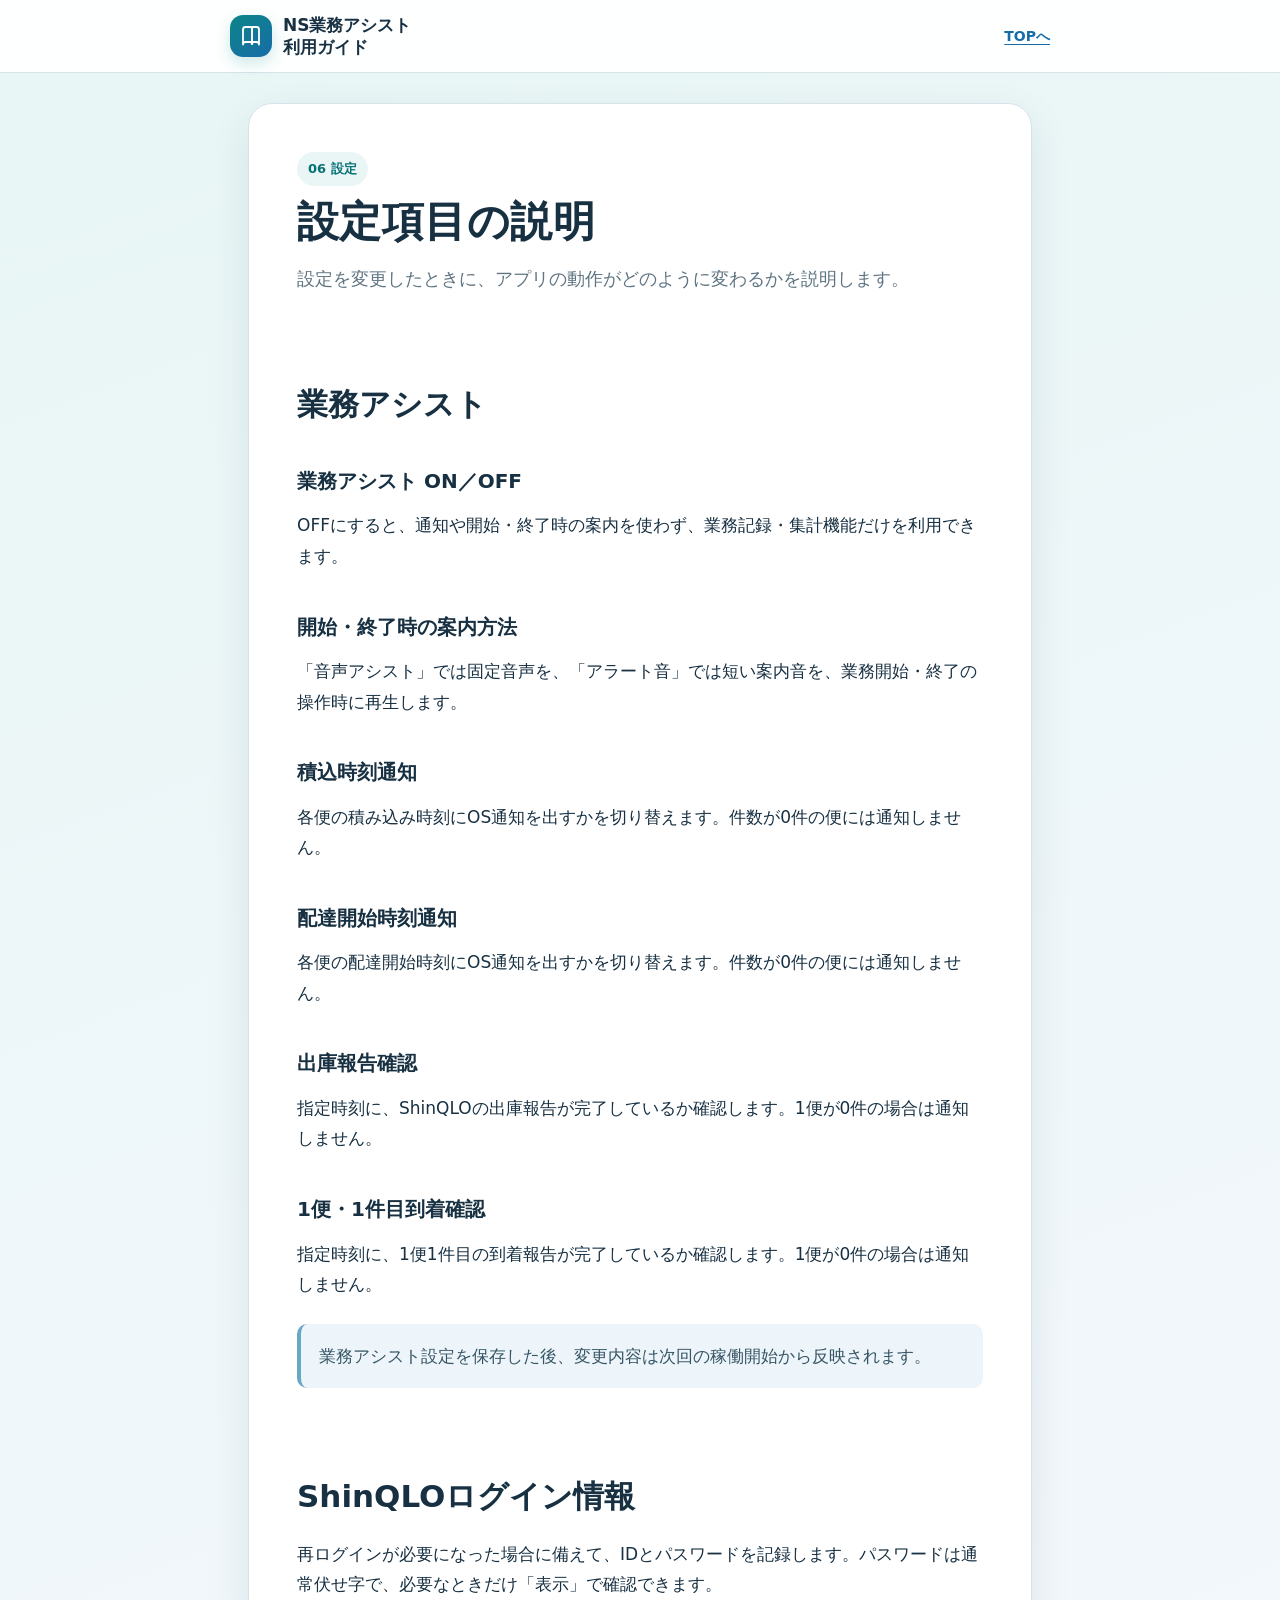
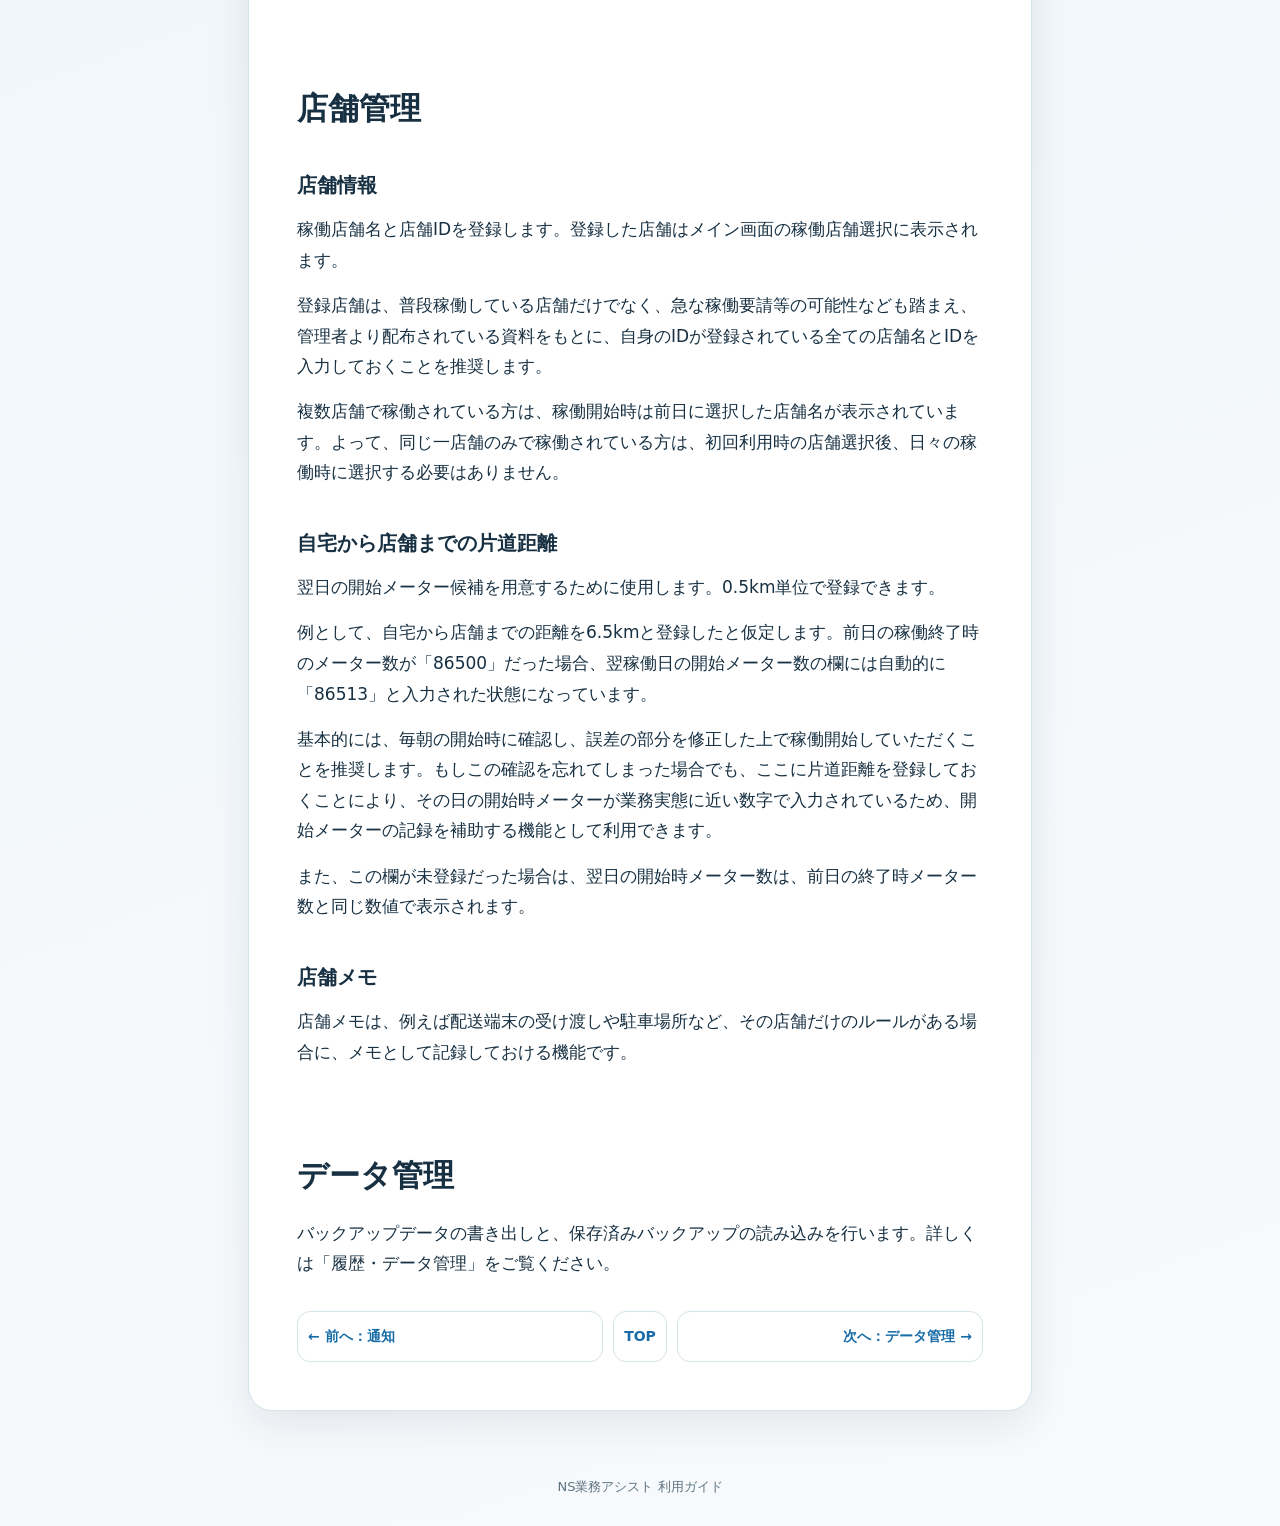
<file: settings.html>
<!doctype html><html lang="ja"><head><meta charset="utf-8"><meta name="viewport" content="width=device-width,initial-scale=1,viewport-fit=cover"><meta name="theme-color" content="#0d8588"><meta name="robots" content="noindex,nofollow,noarchive"><meta name="referrer" content="no-referrer"><title>設定項目の説明｜NS業務アシスト 利用ガイド</title><link rel="stylesheet" href="styles.css"></head><body>
<header class="site-header"><div class="header-inner"><a class="brand" href="index.html"><span class="brand-mark" aria-hidden="true"><svg viewBox="0 0 24 24"><path d="M4 5.5A2.5 2.5 0 0 1 6.5 3H11a2 2 0 0 1 2 2v15a2 2 0 0 0-2-2H6.5A2.5 2.5 0 0 0 4 20.5z"/><path d="M20 5.5A2.5 2.5 0 0 0 17.5 3H13v17a2 2 0 0 1 2-2h2.5a2.5 2.5 0 0 1 2.5 2.5z"/></svg></span><span>NS業務アシスト<br>利用ガイド</span></a><a class="top-link" href="index.html">TOPへ</a></div></header>
<main><article class="article"><span class="section-label">06 設定</span><h1>設定項目の説明</h1><p class="intro">設定を変更したときに、アプリの動作がどのように変わるかを説明します。</p>
<h2>業務アシスト</h2><h3>業務アシスト ON／OFF</h3><p>OFFにすると、通知や開始・終了時の案内を使わず、業務記録・集計機能だけを利用できます。</p>
<h3>開始・終了時の案内方法</h3><p>「音声アシスト」では固定音声を、「アラート音」では短い案内音を、業務開始・終了の操作時に再生します。</p>
<h3>積込時刻通知</h3><p>各便の積み込み時刻にOS通知を出すかを切り替えます。件数が0件の便には通知しません。</p>
<h3>配達開始時刻通知</h3><p>各便の配達開始時刻にOS通知を出すかを切り替えます。件数が0件の便には通知しません。</p>
<h3>出庫報告確認</h3><p>指定時刻に、ShinQLOの出庫報告が完了しているか確認します。1便が0件の場合は通知しません。</p>
<h3>1便・1件目到着確認</h3><p>指定時刻に、1便1件目の到着報告が完了しているか確認します。1便が0件の場合は通知しません。</p>
<div class="note">業務アシスト設定を保存した後、変更内容は次回の稼働開始から反映されます。</div>
<h2>ShinQLOログイン情報</h2><p>再ログインが必要になった場合に備えて、IDとパスワードを記録します。パスワードは通常伏せ字で、必要なときだけ「表示」で確認できます。</p>
<h2>店舗管理</h2><h3>店舗情報</h3><p>稼働店舗名と店舗IDを登録します。登録した店舗はメイン画面の稼働店舗選択に表示されます。</p><p>登録店舗は、普段稼働している店舗だけでなく、急な稼働要請等の可能性なども踏まえ、管理者より配布されている資料をもとに、自身のIDが登録されている全ての店舗名とIDを入力しておくことを推奨します。</p><p>複数店舗で稼働されている方は、稼働開始時は前日に選択した店舗名が表示されています。よって、同じ一店舗のみで稼働されている方は、初回利用時の店舗選択後、日々の稼働時に選択する必要はありません。</p>
<h3>自宅から店舗までの片道距離</h3><p>翌日の開始メーター候補を用意するために使用します。0.5km単位で登録できます。</p><p>例として、自宅から店舗までの距離を6.5kmと登録したと仮定します。前日の稼働終了時のメーター数が「86500」だった場合、翌稼働日の開始メーター数の欄には自動的に「86513」と入力された状態になっています。</p><p>基本的には、毎朝の開始時に確認し、誤差の部分を修正した上で稼働開始していただくことを推奨します。もしこの確認を忘れてしまった場合でも、ここに片道距離を登録しておくことにより、その日の開始時メーターが業務実態に近い数字で入力されているため、開始メーターの記録を補助する機能として利用できます。</p><p>また、この欄が未登録だった場合は、翌日の開始時メーター数は、前日の終了時メーター数と同じ数値で表示されます。</p>
<h3>店舗メモ</h3><p>店舗メモは、例えば配送端末の受け渡しや駐車場所など、その店舗だけのルールがある場合に、メモとして記録しておける機能です。</p>
<h2>データ管理</h2><p>バックアップデータの書き出しと、保存済みバックアップの読み込みを行います。詳しくは「履歴・データ管理」をご覧ください。</p>
<nav class="page-nav" aria-label="ページ移動"><a href="notifications.html">← 前へ：通知</a><a class="top" href="index.html">TOP</a><a href="data.html">次へ：データ管理 →</a></nav></article></main><footer class="site-footer">NS業務アシスト 利用ガイド</footer></body></html>
</file>
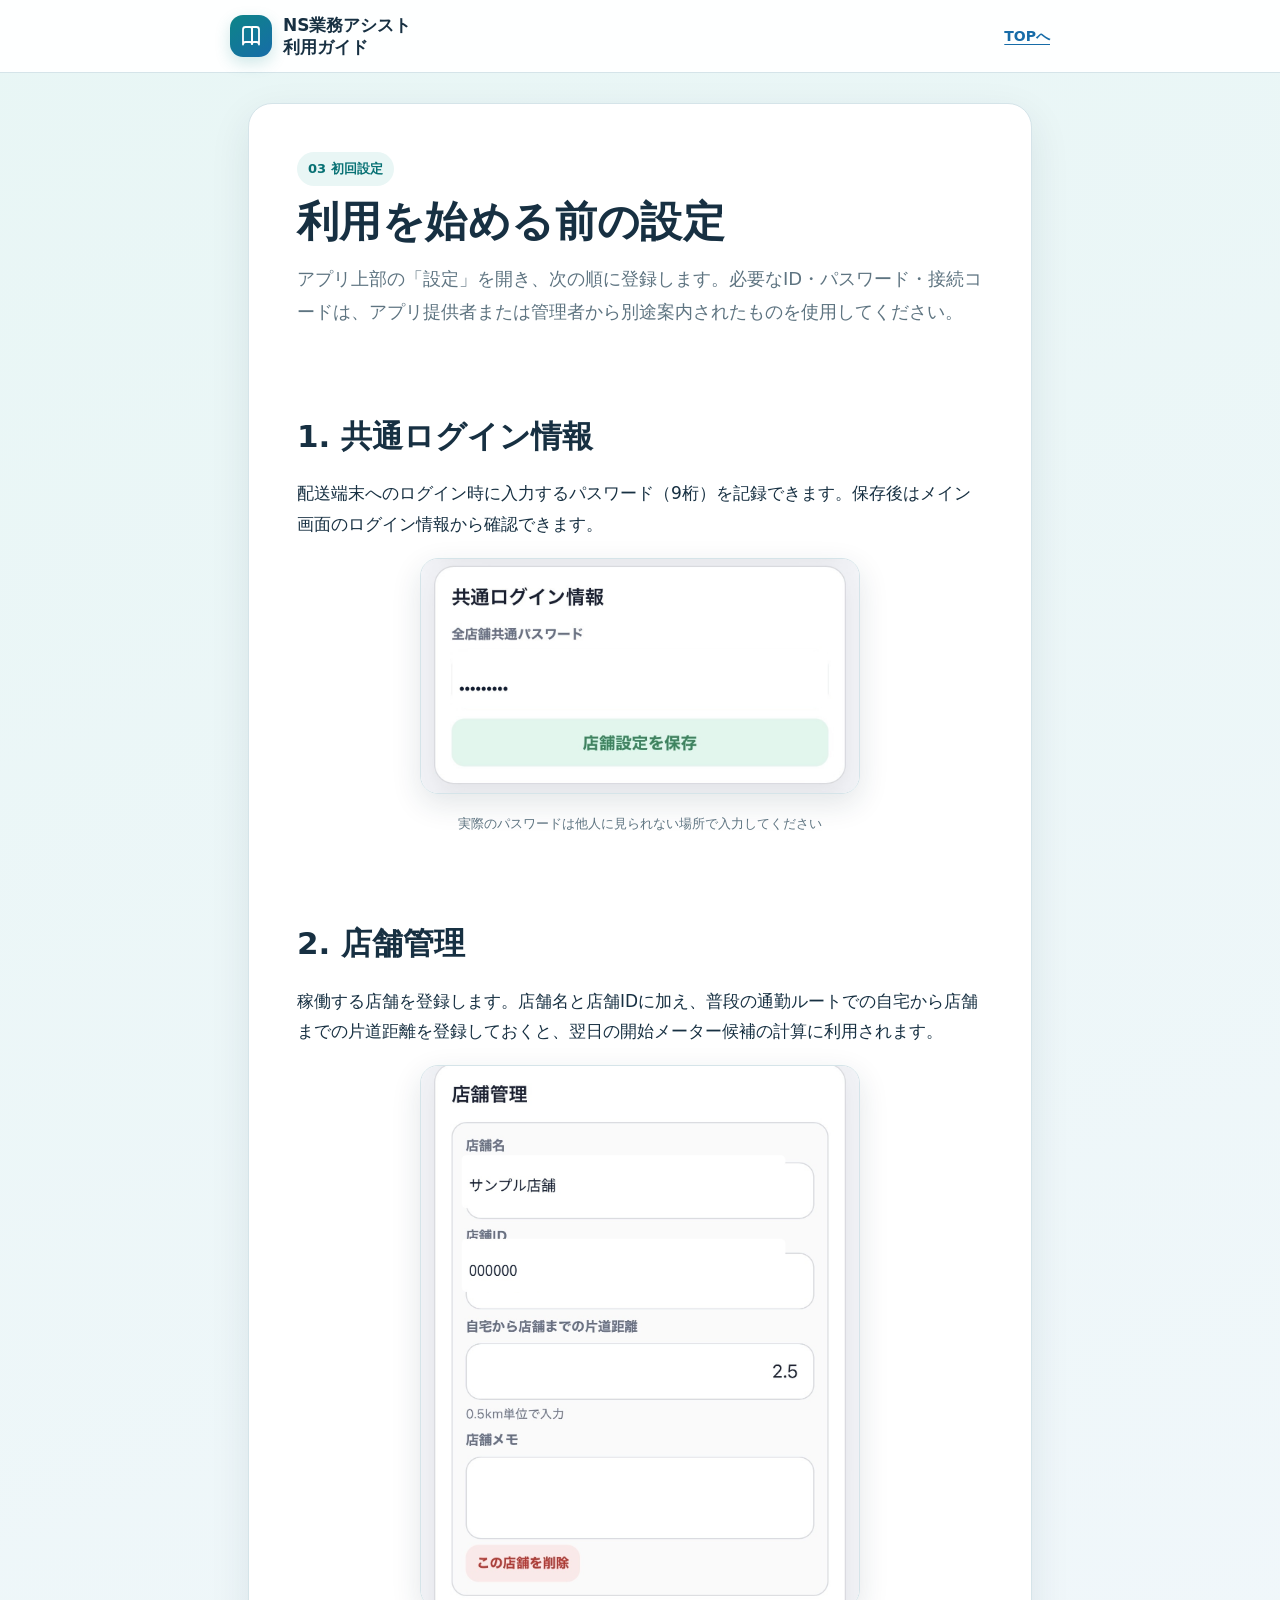
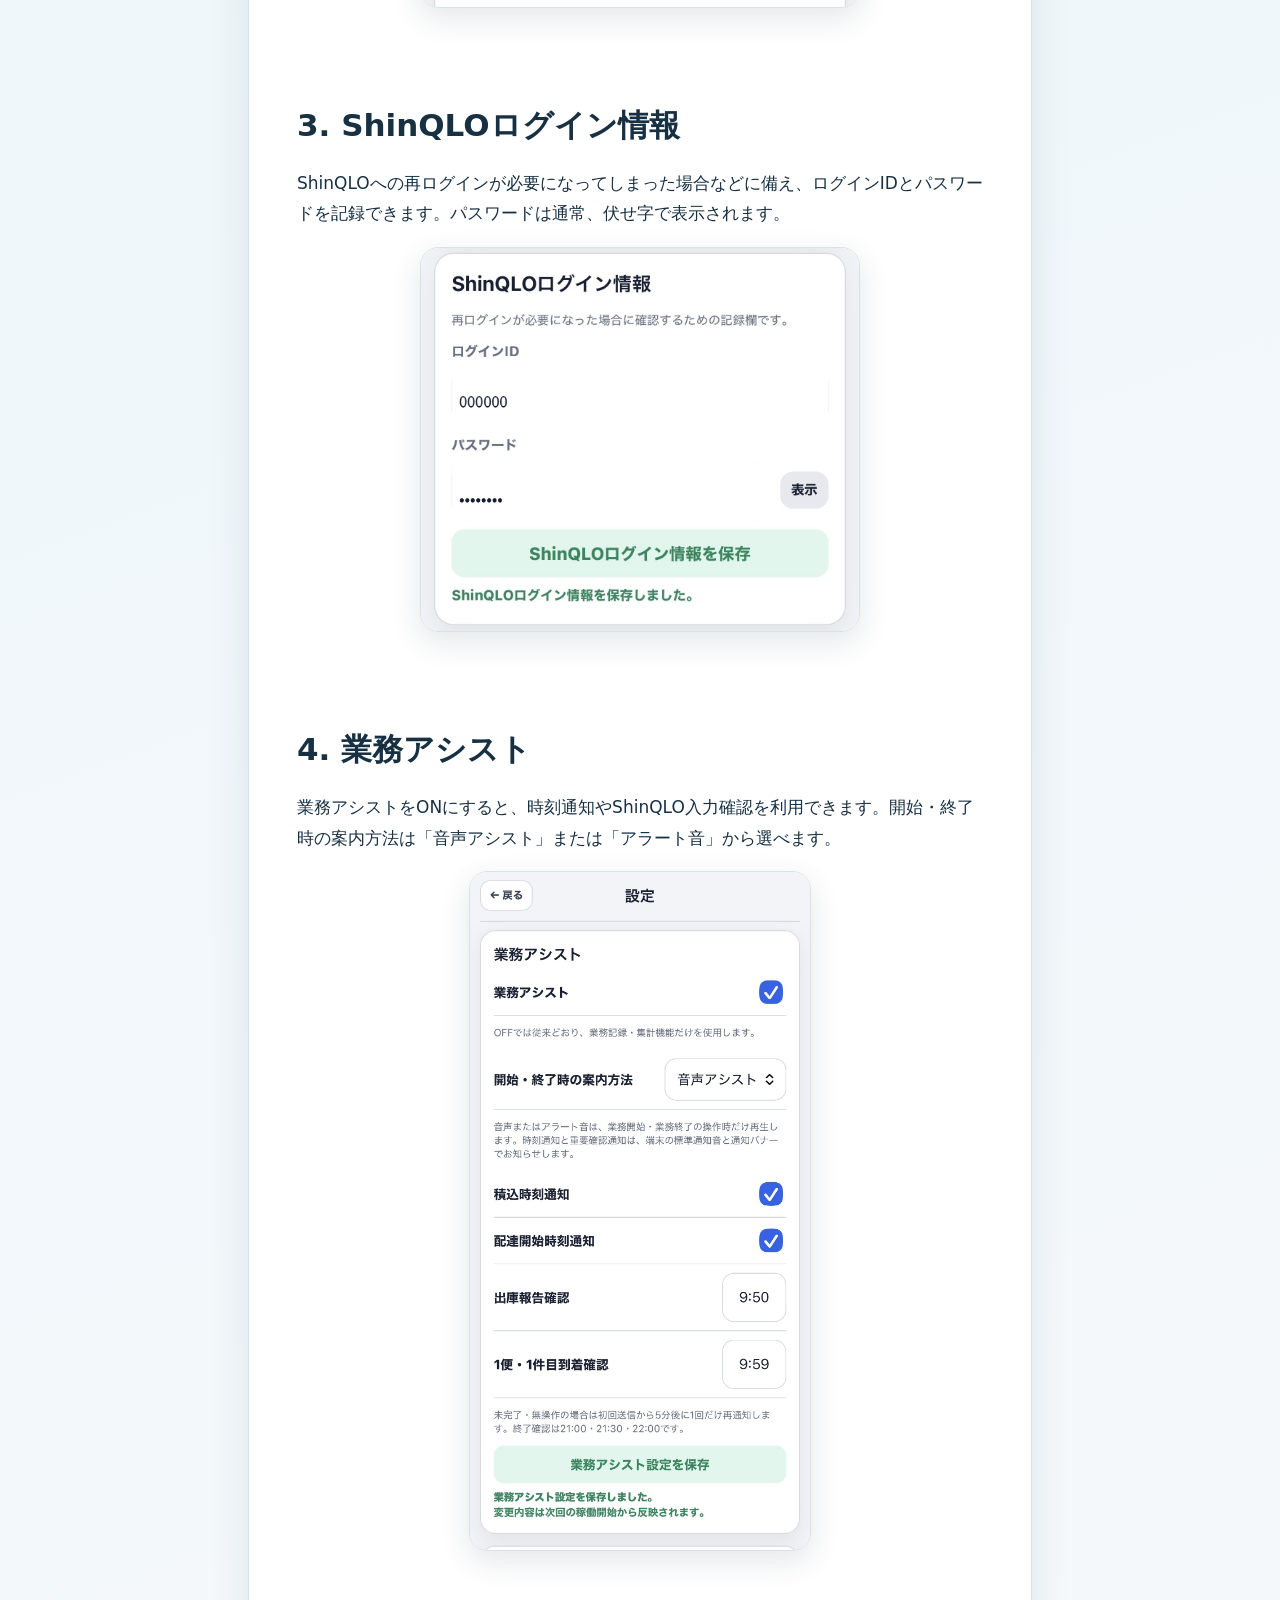
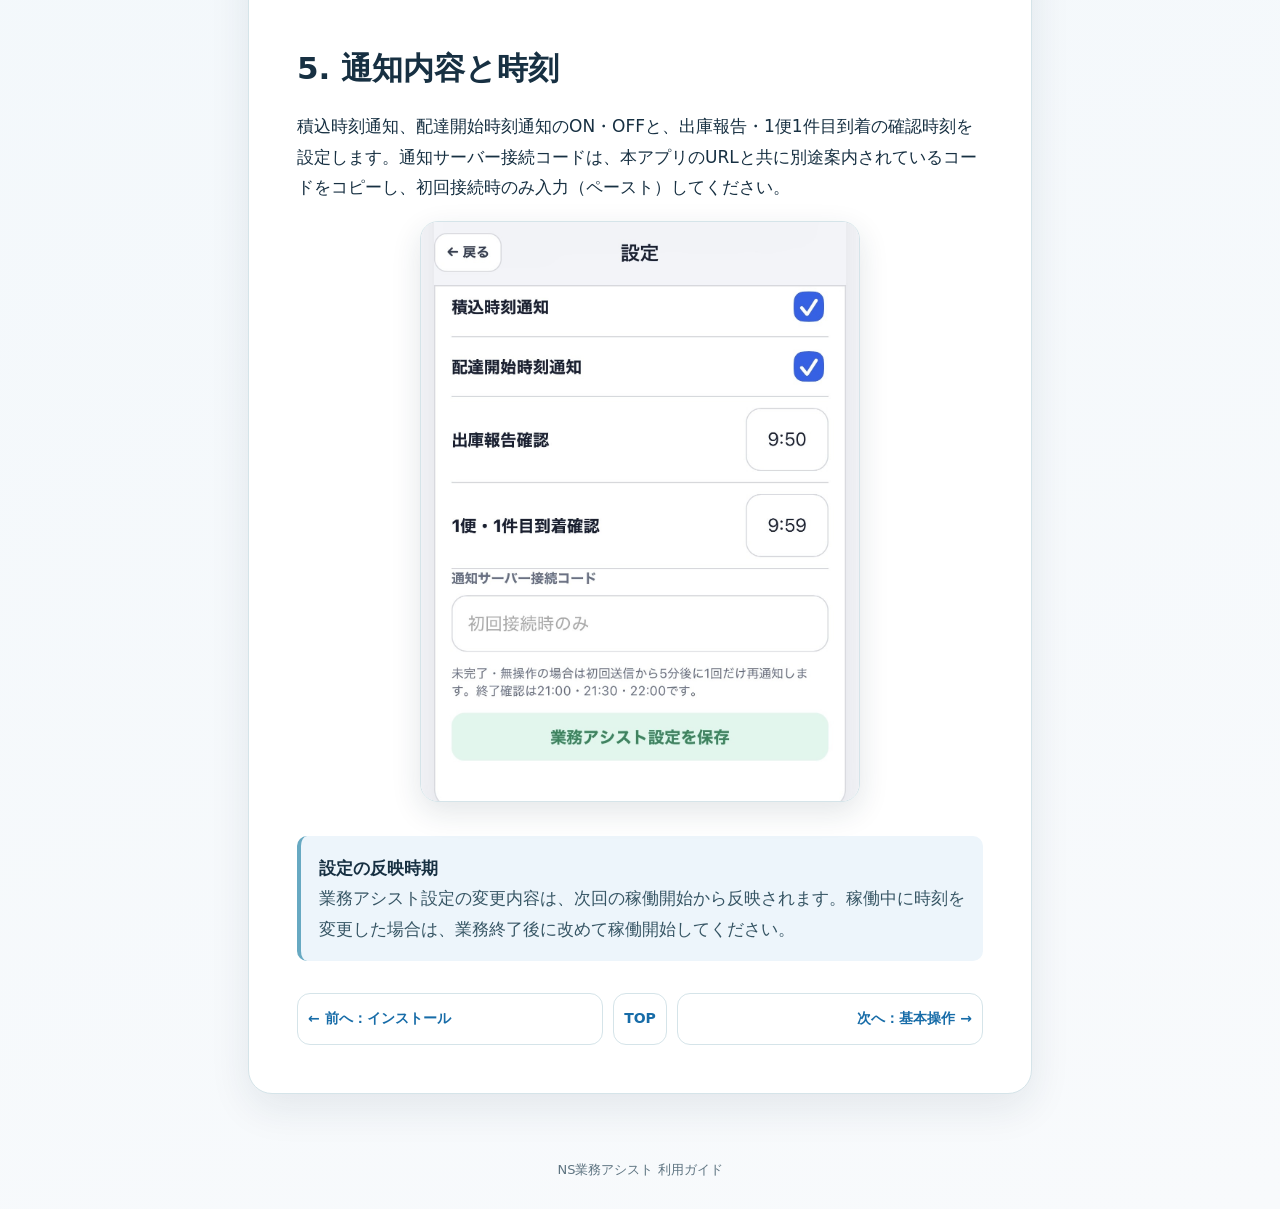
<file: setup.html>
<!doctype html><html lang="ja"><head><meta charset="utf-8"><meta name="viewport" content="width=device-width,initial-scale=1,viewport-fit=cover"><meta name="theme-color" content="#0d8588"><meta name="robots" content="noindex,nofollow,noarchive"><meta name="referrer" content="no-referrer"><title>初回設定｜NS業務アシスト 利用ガイド</title><link rel="stylesheet" href="styles.css"></head><body>
<header class="site-header"><div class="header-inner"><a class="brand" href="index.html"><span class="brand-mark" aria-hidden="true"><svg viewBox="0 0 24 24"><path d="M4 5.5A2.5 2.5 0 0 1 6.5 3H11a2 2 0 0 1 2 2v15a2 2 0 0 0-2-2H6.5A2.5 2.5 0 0 0 4 20.5z"/><path d="M20 5.5A2.5 2.5 0 0 0 17.5 3H13v17a2 2 0 0 1 2-2h2.5a2.5 2.5 0 0 1 2.5 2.5z"/></svg></span><span>NS業務アシスト<br>利用ガイド</span></a><a class="top-link" href="index.html">TOPへ</a></div></header>
<main><article class="article"><span class="section-label">03 初回設定</span><h1>利用を始める前の設定</h1><p class="intro">アプリ上部の「設定」を開き、次の順に登録します。必要なID・パスワード・接続コードは、アプリ提供者または管理者から別途案内されたものを使用してください。</p>
<h2>1. 共通ログイン情報</h2><p>配送端末へのログイン時に入力するパスワード（9桁）を記録できます。保存後はメイン画面のログイン情報から確認できます。</p><figure class="shot"><a href="assets/settings_common_login.jpeg" target="_blank"><img src="assets/settings_common_login.jpeg" alt="共通ログイン情報の設定欄" loading="lazy"></a><figcaption>実際のパスワードは他人に見られない場所で入力してください</figcaption></figure>
<h2>2. 店舗管理</h2><p>稼働する店舗を登録します。店舗名と店舗IDに加え、普段の通勤ルートでの自宅から店舗までの片道距離を登録しておくと、翌日の開始メーター候補の計算に利用されます。</p><figure class="shot"><a href="assets/settings_store_management.jpeg" target="_blank"><img src="assets/settings_store_management.jpeg" alt="店舗管理の設定欄" loading="lazy"></a></figure>
<h2>3. ShinQLOログイン情報</h2><p>ShinQLOへの再ログインが必要になってしまった場合などに備え、ログインIDとパスワードを記録できます。パスワードは通常、伏せ字で表示されます。</p><figure class="shot"><a href="assets/settings_shinqlo_login.jpeg" target="_blank"><img src="assets/settings_shinqlo_login.jpeg" alt="ShinQLOログイン情報の設定欄" loading="lazy"></a></figure>
<h2>4. 業務アシスト</h2><p>業務アシストをONにすると、時刻通知やShinQLO入力確認を利用できます。開始・終了時の案内方法は「音声アシスト」または「アラート音」から選べます。</p><figure class="shot"><a href="assets/settings_assist.jpeg" target="_blank"><img src="assets/settings_assist.jpeg" alt="業務アシストの設定欄" loading="lazy"></a></figure>
<h2>5. 通知内容と時刻</h2><p>積込時刻通知、配達開始時刻通知のON・OFFと、出庫報告・1便1件目到着の確認時刻を設定します。通知サーバー接続コードは、本アプリのURLと共に別途案内されているコードをコピーし、初回接続時のみ入力（ペースト）してください。</p><figure class="shot"><a href="assets/settings_notification_timing.jpeg" target="_blank"><img src="assets/settings_notification_timing.jpeg" alt="通知時刻と通知サーバー接続コードの設定欄" loading="lazy"></a></figure>
<div class="note"><strong>設定の反映時期</strong><br>業務アシスト設定の変更内容は、次回の稼働開始から反映されます。稼働中に時刻を変更した場合は、業務終了後に改めて稼働開始してください。</div>
<nav class="page-nav" aria-label="ページ移動"><a href="install.html">← 前へ：インストール</a><a class="top" href="index.html">TOP</a><a href="basic.html">次へ：基本操作 →</a></nav></article></main><footer class="site-footer">NS業務アシスト 利用ガイド</footer></body></html>
</file>
<file: styles.css>
:root{color-scheme:light;--ink:#173042;--muted:#5e7481;--line:#d5e4e9;--paper:#fff;--bg:#eef6f8;--teal:#0d8588;--blue:#176ca8;--soft:#e9f6f5;--note:#edf5fb;font-family:system-ui,-apple-system,BlinkMacSystemFont,"Segoe UI",sans-serif}
*{box-sizing:border-box}
html{scroll-behavior:smooth;background:var(--bg)}
body{min-height:100vh;margin:0;color:var(--ink);background:linear-gradient(160deg,#e8f6f5 0,#f1f7fb 48%,#f8fafc 100%);font-size:17px;line-height:1.8}
a{color:var(--blue);text-underline-offset:3px}img{max-width:100%;height:auto}
.site-header{padding:calc(14px + env(safe-area-inset-top)) max(18px,env(safe-area-inset-right)) 14px max(18px,env(safe-area-inset-left));background:rgba(255,255,255,.94);border-bottom:1px solid var(--line);backdrop-filter:blur(10px)}
.header-inner{width:min(100%,820px);margin:auto;display:flex;align-items:center;gap:12px}.brand{display:flex;align-items:center;gap:11px;color:var(--ink);font-weight:800;text-decoration:none;line-height:1.3}.brand-mark{width:42px;height:42px;display:grid;place-items:center;flex:0 0 auto;border-radius:13px;color:#fff;background:linear-gradient(145deg,var(--teal),var(--blue));box-shadow:0 6px 16px rgba(13,133,136,.2)}.brand-mark svg{width:24px;fill:none;stroke:currentColor;stroke-width:1.8;stroke-linecap:round;stroke-linejoin:round}.top-link{margin-left:auto;font-size:14px;font-weight:700;white-space:nowrap}
main{width:min(100%,820px);margin:auto;padding:30px max(18px,env(safe-area-inset-right)) calc(64px + env(safe-area-inset-bottom)) max(18px,env(safe-area-inset-left))}.hero,.article{background:var(--paper);border:1px solid var(--line);border-radius:24px;box-shadow:0 14px 42px rgba(23,48,66,.09)}.hero{padding:clamp(28px,7vw,54px);text-align:center}.eyebrow{margin:0 0 8px;color:var(--teal);font-weight:800;font-size:14px;letter-spacing:.08em}h1{margin:0;font-size:clamp(29px,8vw,46px);line-height:1.25;letter-spacing:.01em}.lead{max-width:620px;margin:20px auto 0;color:var(--muted);font-size:18px}
.guide-grid{display:grid;grid-template-columns:repeat(2,minmax(0,1fr));gap:14px;margin-top:22px}.guide-card{min-height:132px;padding:20px;display:flex;flex-direction:column;justify-content:space-between;gap:10px;color:var(--ink);text-decoration:none;background:#fff;border:1px solid var(--line);border-radius:19px;box-shadow:0 8px 24px rgba(23,48,66,.06);transition:.15s ease}.guide-card:hover,.guide-card:focus-visible{transform:translateY(-2px);border-color:#91c7cf;box-shadow:0 12px 28px rgba(23,48,66,.1)}.card-no{color:var(--teal);font-size:13px;font-weight:900;letter-spacing:.08em}.card-title{font-size:20px;font-weight:850;line-height:1.4}.card-arrow{color:var(--blue);font-weight:800}
.article{padding:clamp(24px,6vw,48px)}.article h1{text-align:left;font-size:clamp(28px,7vw,42px)}.article h2{margin:2.6em 0 .65em;padding-top:.2em;font-size:clamp(23px,5.7vw,31px);line-height:1.4}.article h3{margin:2em 0 .5em;font-size:20px;line-height:1.5}.article p{margin:.85em 0}.article ul,.article ol{padding-left:1.4em}.article li+li{margin-top:.45em}.intro{color:var(--muted);font-size:18px}.section-label{display:inline-block;margin-bottom:10px;padding:5px 11px;color:#087174;background:var(--soft);border-radius:999px;font-size:13px;font-weight:850}.note{margin:24px 0;padding:17px 18px;background:var(--note);border-left:4px solid #67a9c2;border-radius:10px;color:#365564}.note strong{color:var(--ink)}
.step{margin:26px 0 38px;padding-top:4px}.step-title{display:flex;align-items:flex-start;gap:12px;font-size:20px;font-weight:850;line-height:1.5}.step-no{width:34px;height:34px;display:grid;place-items:center;flex:0 0 auto;color:#fff;background:linear-gradient(145deg,var(--teal),var(--blue));border-radius:50%;font-size:14px}.shot{margin:18px auto 0;text-align:center}.shot a{display:inline-block;max-width:440px;text-decoration:none}.shot img{display:block;max-height:680px;width:auto;margin:auto;border:1px solid var(--line);border-radius:18px;box-shadow:0 10px 30px rgba(23,48,66,.12)}.shot figcaption{margin-top:9px;color:var(--muted);font-size:13px}
.mini-grid{display:grid;grid-template-columns:repeat(2,minmax(0,1fr));gap:16px;margin:20px 0}.mini-card{padding:18px;background:#f8fbfc;border:1px solid var(--line);border-radius:15px}.mini-card h3{margin:0 0 6px;font-size:18px}.page-nav{display:grid;grid-template-columns:1fr auto 1fr;gap:10px;margin-top:32px}.page-nav a{padding:12px 10px;text-align:center;text-decoration:none;background:#fff;border:1px solid var(--line);border-radius:13px;font-size:14px;font-weight:800}.page-nav a:last-child{text-align:right}.page-nav a:first-child{text-align:left}.site-footer{padding:0 20px calc(28px + env(safe-area-inset-bottom));text-align:center;color:var(--muted);font-size:13px}
@media(max-width:620px){body{font-size:16px}.guide-grid,.mini-grid{grid-template-columns:1fr}.guide-card{min-height:112px}.article{border-radius:20px}.page-nav{grid-template-columns:1fr 1fr}.page-nav .top{grid-column:1/-1;grid-row:2}.page-nav a:last-child,.page-nav a:first-child{text-align:center}.top-link{font-size:13px}.shot img{max-height:none}}
@media(prefers-reduced-motion:reduce){html{scroll-behavior:auto}.guide-card{transition:none}}
</file>
